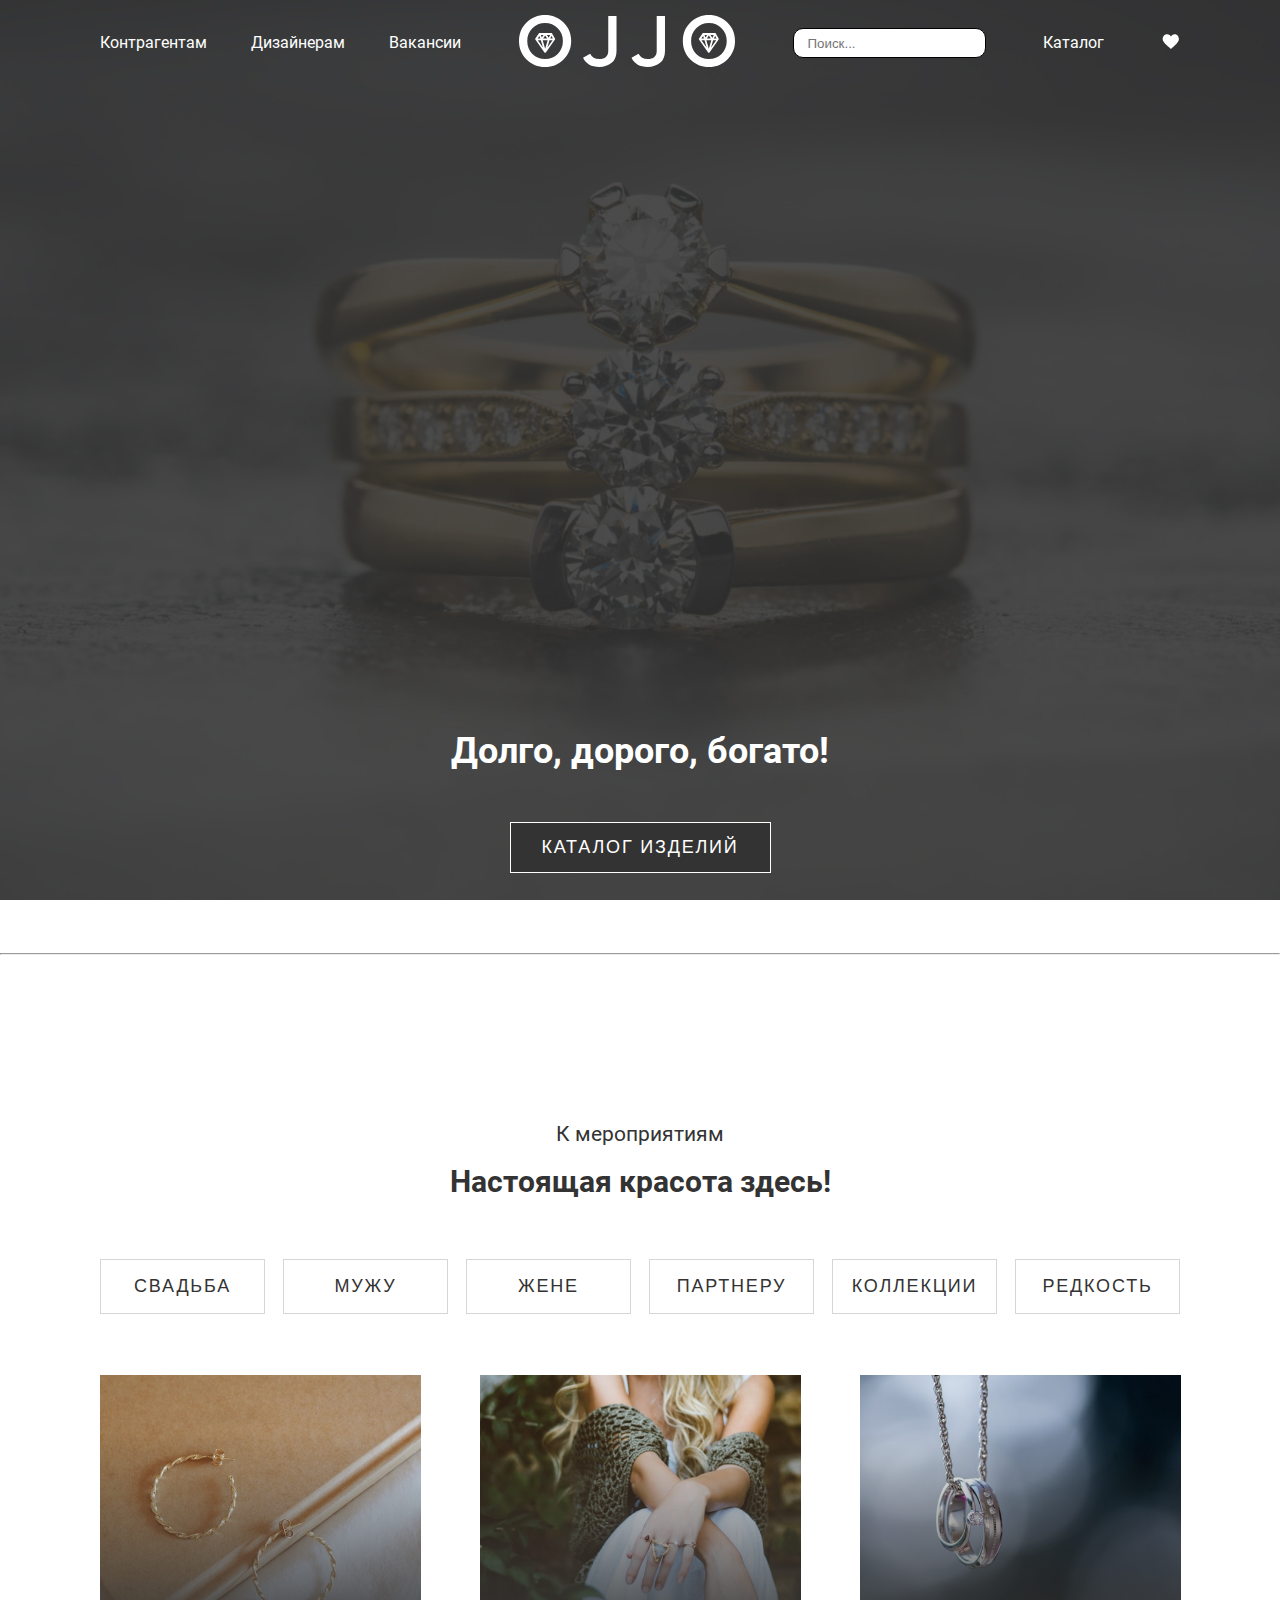
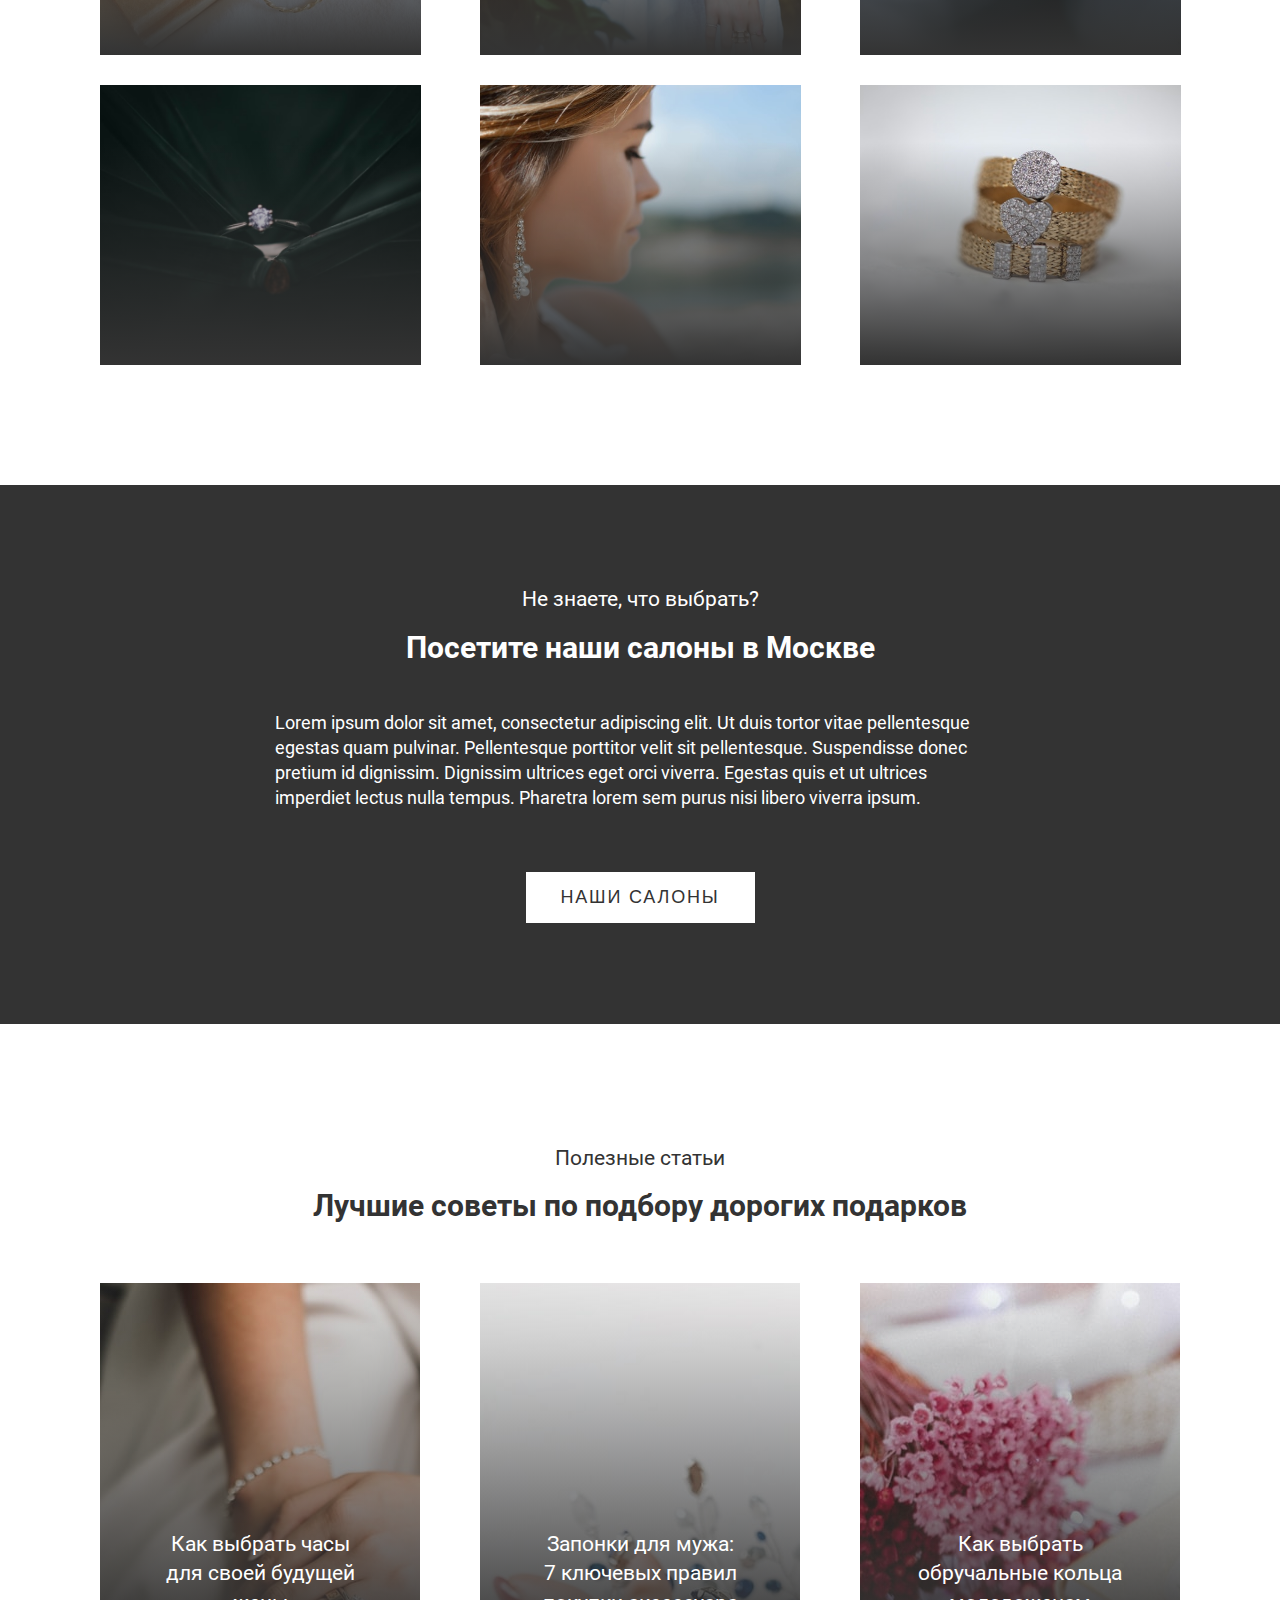
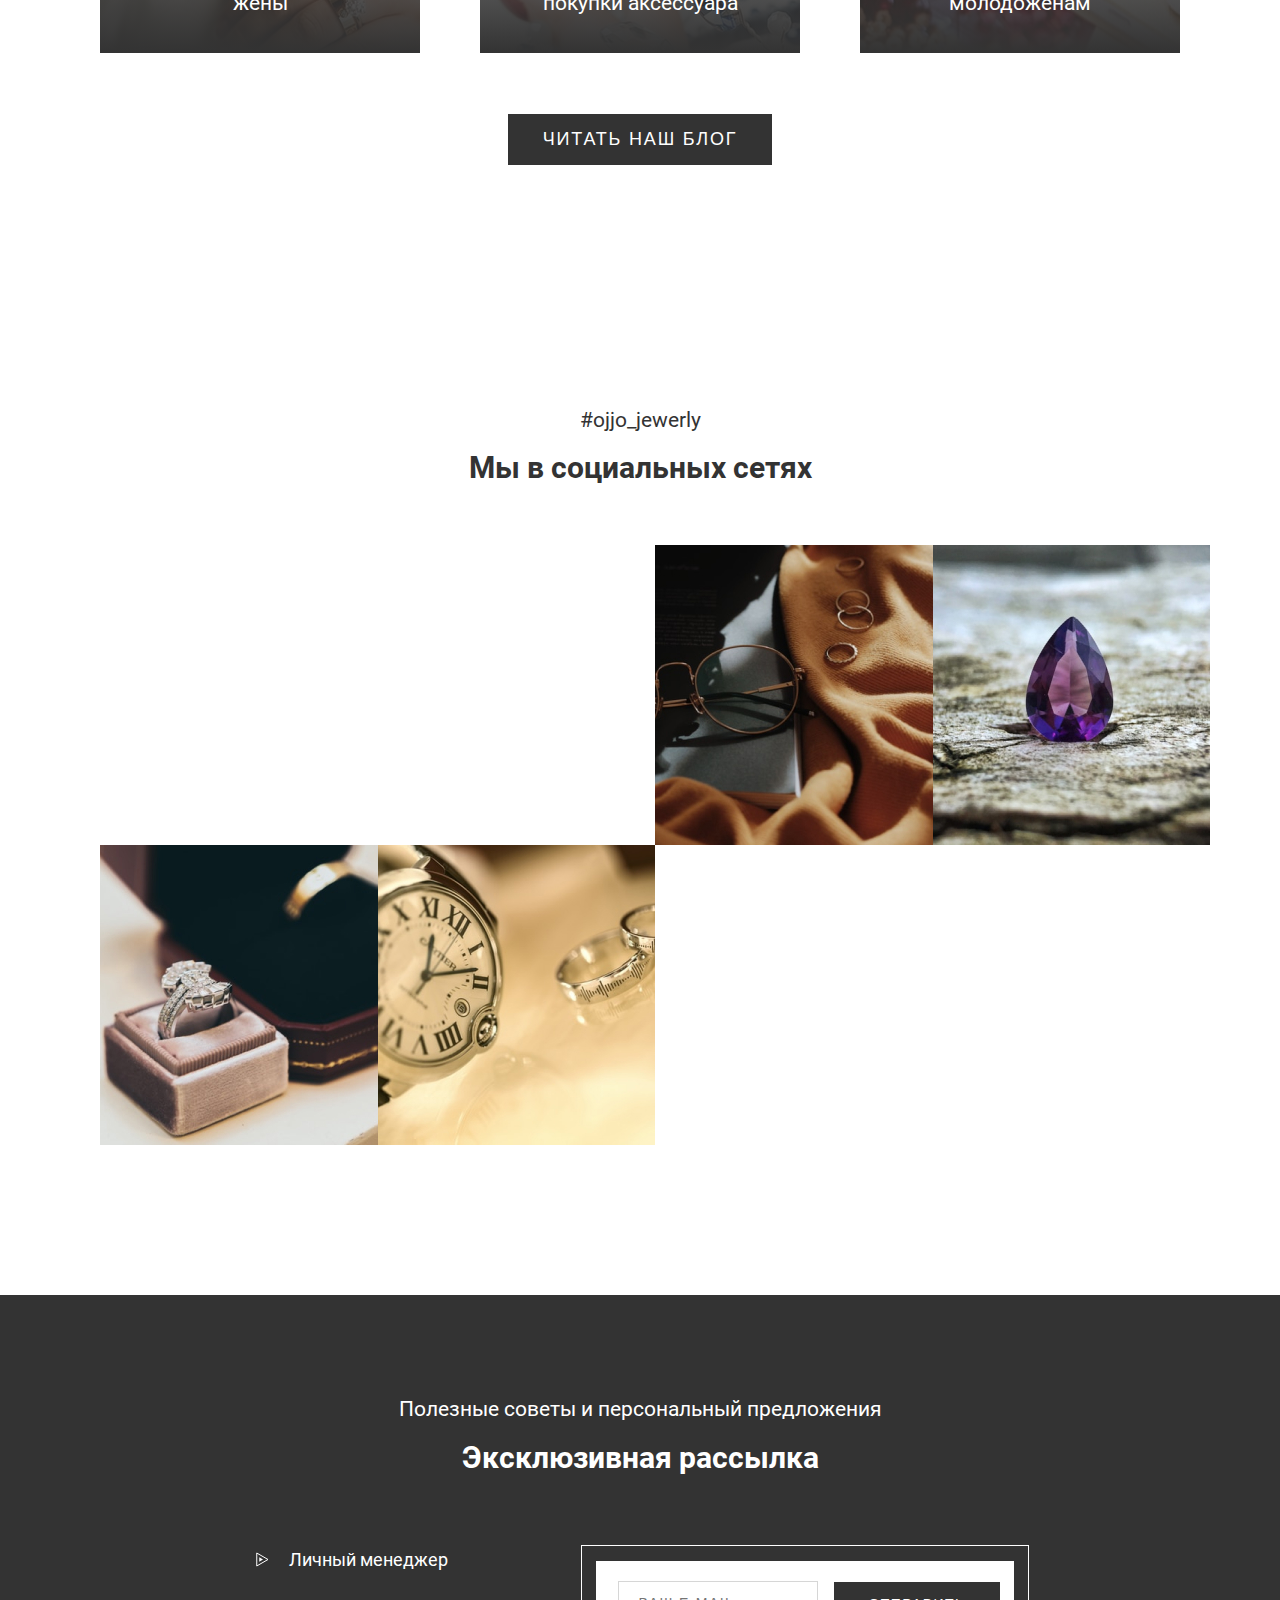
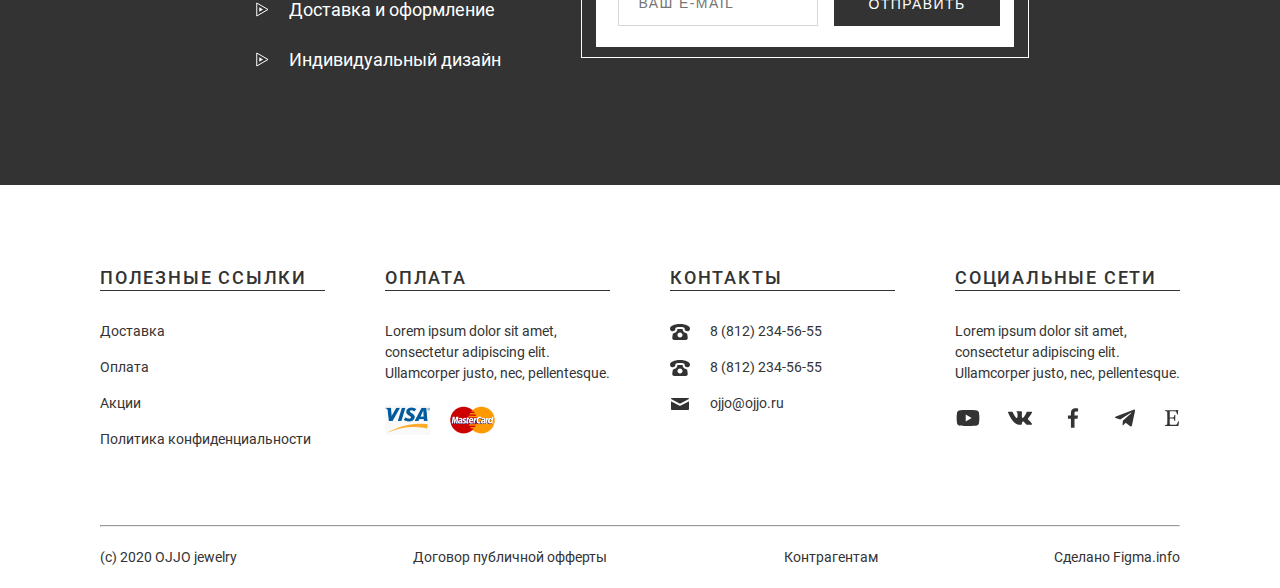
<file: index.html>
<!DOCTYPE html>
<html lang="en">

<head>
  <meta charset="UTF-8" />
  <meta name="viewport" content="width=device-width, initial-scale=1.0" />
  <title>Ojjo</title>
  <link rel="stylesheet" href="./css/style.css" />
</head>

<body>
  <section class="hero">
    <header class="header">
      <div class="container header__container">
        <nav>
          <a class="header__link" href="#place">Контрагентам</a>
          <a class="header__link" href="#present">Дизайнерам</a>
          <a class="header__link" href="#email">Вакансии</a>
        </nav>
        <div>
          <a href="#">
            <svg xmlns="http://www.w3.org/2000/svg" width="216" height="52" viewBox="0 0 216 52" fill="none">
              <path
                d="M44.5497 44.4793C39.5199 49.4931 33.3644 52 26.0832 52C18.8019 52 12.6224 49.4931 7.54471 44.4793C2.5149 39.4178 0 33.258 0 26C0 18.742 2.5149 12.6061 7.54471 7.59229C12.6224 2.53076 18.8019 0 26.0832 0C33.3644 0 39.5199 2.53076 44.5497 7.59229C49.6275 12.6061 52.1663 18.742 52.1663 26C52.1663 33.258 49.6275 39.4178 44.5497 44.4793ZM13.3649 38.8926C16.8139 42.2828 21.0533 43.978 26.0832 43.978C31.113 43.978 35.3284 42.2828 38.7295 38.8926C42.1785 35.4545 43.9031 31.157 43.9031 26C43.9031 20.843 42.1785 16.5693 38.7295 13.1791C35.3284 9.74105 31.113 8.02204 26.0832 8.02204C21.0533 8.02204 16.8139 9.74105 13.3649 13.1791C9.96381 16.5693 8.26326 20.843 8.26326 26C8.26326 31.157 9.96381 35.4545 13.3649 38.8926Z"
                fill="white" />
              <path
                d="M80.2047 52C72.3965 52 67.0074 48.944 64.0375 42.832L71.151 38.6777C72.7797 42.2112 75.8216 43.978 80.2766 43.978C83.1507 43.978 85.3543 43.2856 86.8872 41.9008C88.468 40.4683 89.2584 38.4628 89.2584 35.8843V0.93113H97.5216V35.8843C97.5216 41.0413 95.8929 45.0285 92.6355 47.8457C89.3781 50.6152 85.2345 52 80.2047 52Z"
                fill="white" />
              <path
                d="M128.664 52C120.856 52 115.467 48.944 112.497 42.832L119.611 38.6777C121.239 42.2112 124.281 43.978 128.736 43.978C131.61 43.978 133.814 43.2856 135.347 41.9008C136.928 40.4683 137.718 38.4628 137.718 35.8843V0.93113H145.981V35.8843C145.981 41.0413 144.353 45.0285 141.095 47.8457C137.838 50.6152 133.694 52 128.664 52Z"
                fill="white" />
              <path
                d="M208.383 44.4793C203.354 49.4931 197.198 52 189.917 52C182.636 52 176.456 49.4931 171.378 44.4793C166.349 39.4178 163.834 33.258 163.834 26C163.834 18.742 166.349 12.6061 171.378 7.59229C176.456 2.53076 182.636 0 189.917 0C197.198 0 203.354 2.53076 208.383 7.59229C213.461 12.6061 216 18.742 216 26C216 33.258 213.461 39.4178 208.383 44.4793ZM177.199 38.8926C180.648 42.2828 184.887 43.978 189.917 43.978C194.947 43.978 199.162 42.2828 202.563 38.8926C206.012 35.4545 207.737 31.157 207.737 26C207.737 20.843 206.012 16.5693 202.563 13.1791C199.162 9.74105 194.947 8.02204 189.917 8.02204C184.887 8.02204 180.648 9.74105 177.199 13.1791C173.798 16.5693 172.097 20.843 172.097 26C172.097 31.157 173.798 35.4545 177.199 38.8926Z"
                fill="white" />
              <path
                d="M36.1308 23.933L36.1248 23.8808C36.1137 23.8155 36.0939 23.7524 36.0658 23.6938L33.1246 18.4231C33.1246 18.4231 32.7495 17.9064 32.6604 17.9064H20.1267L16.3574 23.515L16.3128 23.5666L16.3068 23.5909C16.2749 23.6479 16.2488 23.7085 16.2288 23.7718L16.2135 23.8219C16.17 23.9824 16.1721 24.1538 16.2195 24.3129L16.2371 24.3692C16.2608 24.4359 16.2901 24.4968 16.3244 24.5511L25.4373 37.4018L25.4559 37.4313C25.5027 37.4984 25.5598 37.5579 25.6295 37.6121L25.6824 37.6488C25.7344 37.685 25.7887 37.7139 25.8676 37.746L25.9191 37.7651C26.0083 37.7904 26.0858 37.8023 26.1615 37.8023C26.238 37.8023 26.3128 37.7909 26.4135 37.762L26.4753 37.7377C26.5356 37.7139 26.5899 37.6845 26.6554 37.6395L26.6962 37.6111C26.7663 37.5558 26.8225 37.4959 26.8536 37.4488L35.9781 24.5847C36.0588 24.4649 36.1114 24.3246 36.1313 24.1764L36.1382 24.1098L36.1419 24.0571L36.1308 23.933ZM31.238 23.5909L32.5369 20.9745L33.8348 23.5909H31.238ZM30.4591 25.1413H33.5405L28.4045 32.3839L30.4591 25.1413ZM29.6969 22.8065L27.821 19.9735H31.103L29.6969 22.8065ZM23.6882 25.1413H28.6361L26.1615 33.8629L23.6882 25.1413ZM24.1788 23.5909L26.1615 20.5957L28.1441 23.5909H24.1788ZM22.7825 22.5718L21.9228 19.9735H24.5024L22.7825 22.5718ZM23.9193 32.3844L18.7829 25.1413H21.8647L23.9193 32.3844ZM20.4354 20.9926L21.2956 23.5909H18.7156L20.4354 20.9926Z"
                fill="white" />
              <path
                d="M199.799 23.933L199.793 23.8808C199.782 23.8155 199.762 23.7524 199.734 23.6938L196.793 18.4231C196.793 18.4231 196.418 17.9064 196.329 17.9064H183.795L180.026 23.515L179.981 23.5666L179.975 23.5909C179.943 23.6479 179.917 23.7085 179.897 23.7718L179.882 23.8219C179.838 23.9824 179.841 24.1538 179.888 24.3129L179.906 24.3692C179.929 24.4359 179.958 24.4968 179.993 24.5511L189.106 37.4018L189.124 37.4313C189.171 37.4984 189.228 37.5579 189.298 37.6121L189.351 37.6488C189.403 37.685 189.457 37.7139 189.536 37.746L189.588 37.7651C189.677 37.7904 189.754 37.8023 189.83 37.8023C189.906 37.8023 189.981 37.7909 190.082 37.762L190.144 37.7377C190.204 37.7139 190.258 37.6845 190.324 37.6395L190.365 37.6111C190.435 37.5558 190.491 37.4959 190.522 37.4488L199.646 24.5847C199.727 24.4649 199.78 24.3246 199.8 24.1764L199.807 24.1098L199.81 24.0571L199.799 23.933ZM194.906 23.5909L196.205 20.9745L197.503 23.5909H194.906ZM194.127 25.1413H197.209L192.073 32.3839L194.127 25.1413ZM193.365 22.8065L191.489 19.9735H194.771L193.365 22.8065ZM187.357 25.1413H192.305L189.83 33.8629L187.357 25.1413ZM187.847 23.5909L189.83 20.5957L191.812 23.5909H187.847ZM186.451 22.5718L185.591 19.9735H188.171L186.451 22.5718ZM187.588 32.3844L182.451 25.1413H185.533L187.588 32.3844ZM184.104 20.9926L184.964 23.5909H182.384L184.104 20.9926Z"
                fill="white" />
            </svg>
          </a>
        </div>
        <form>
          <input type="text" placeholder="Поиск..." class="header__inp" />
        </form>
        <nav>
          <a class="header__link" href="">Каталог</a>
        </nav>
        <div>
          <svg xmlns="http://www.w3.org/2000/svg" width="18" height="18" viewBox="0 0 18 18" fill="none">
            <path class="header__icon-red"
              d="M8.97342 4.59641C6.21857 0.341121 0.642853 2.65926 0.642853 7.29469C0.642853 10.7755 8.28685 16.2205 8.97342 16.9285C9.66471 16.2205 16.9286 10.7755 16.9286 7.29469C16.9286 2.69441 11.7334 0.341121 8.97342 4.59641Z"
              fill="white" />
          </svg>
        </div>
      </div>
    </header>

    <div class="container">
      <div class="hero__content">
        <h2 class="hero__content-title">Долго, дорого, богато!</h2>
        <form>
          <button class="hero__content-btn">каталог изделий</button>
        </form>
      </div>
    </div>
    <hr />
    <div class="container">
      <div class="hero__icon-flex">
        <div class="hero_icon-border">
          <img src="./img/Rectangle2.svg" alt="icon" />
        </div>
        <div class="hero_icon-border">
          <img src="./img/Rectangle2.svg" alt="icon" />
        </div>
        <div class="hero_icon-border">
          <img src="./img/Rectangle2.svg" alt="icon" />
        </div>
        <div class="hero_icon-border">
          <img src="./img/Rectangle2.svg" alt="icon" />
        </div>
        <div class="hero_icon-border">
          <img src="./img/Rectangle2.svg" alt="icon" />
        </div>
        <div class="hero_icon-border">
          <img src="./img/Rectangle2.svg" alt="icon" />
        </div>
      </div>
    </div>
  </section>

  <section class="catalog">
    <div class="container">
      <div class="catalog__content">
        <p class="catalog__subtitle">К мероприятиям</p>
        <h3 class="catalog__title">Настоящая красота здесь!</h3>
      </div>
      <form class="catalog__choose">
        <button class="catalog__btn">Свадьба</button>
        <button class="catalog__btn">МУЖУ</button>
        <button class="catalog__btn">жене</button>
        <button class="catalog__btn">партнеру</button>
        <button class="catalog__btn">коллекции</button>
        <button class="catalog__btn">редкость</button>
      </form>

      <div class="row">
        <div class="col-4">
          <div class="catalog__card-content catalog__card-flex">
            <p class="card__content-title">Кольца</p>
          </div>
        </div>
        <div class="col-4">
          <div class="catalog__card-content1 catalog__card-flex">
            <p class="card__content-title">серьги</p>
          </div>
        </div>
        <div class="col-4">
          <div class="catalog__card-content2 catalog__card-flex">
            <p class="card__content-title">подвески</p>
          </div>
        </div>
        <div class="col-4">
          <div class="catalog__card-content3 catalog__card-flex">
            <p class="card__content-title">запонки</p>
          </div>
        </div>
        <div class="col-4">
          <div class="catalog__card-content4 catalog__card-flex">
            <p class="card__content-title">браслеты</p>
          </div>
        </div>
        <div class="col-4">
          <div class="catalog__card-content5 catalog__card-flex">
            <p class="card__content-title">часы</p>
          </div>
        </div>
      </div>
    </div>
  </section>

  <section id="place" class="place">
    <div class="container">
      <div class="place__content">
        <p class="place__subtitle">Не знаете, что выбрать?</p>
        <h3 class="place__title">Посетите наши салоны в Москве</h3>
        <p class="place__subtitle-text">
          Lorem ipsum dolor sit amet, consectetur adipiscing elit. Ut duis
          tortor vitae pellentesque egestas quam pulvinar. Pellentesque
          porttitor velit sit pellentesque. Suspendisse donec pretium id
          dignissim. Dignissim ultrices eget orci viverra. Egestas quis et ut
          ultrices imperdiet lectus nulla tempus. Pharetra lorem sem purus
          nisi libero viverra ipsum.
        </p>
        <form>
          <button class="place__btn">наши салоны</button>
        </form>
      </div>
    </div>
  </section>

  <section id="present" class="present">
    <div class="container">
      <div class="present__content">
        <p class="present__subtitle">Полезные статьи</p>
        <h3 class="present__title">
          Лучшие советы по подбору дорогих подарков
        </h3>
      </div>
      <div class="row">
        <div class="col-4">
          <div class="present__card-content catalog__card-flex">
            <p class="present__card-title">
              Как выбрать часы для своей будущей жены
            </p>
          </div>
        </div>
        <div class="col-4">
          <div class="present__card-content1 catalog__card-flex">
            <p class="present__card-title">
              Запонки для мужа: <br />7 ключевых правил покупки аксессуара
            </p>
          </div>
        </div>
        <div class="col-4">
          <div class="present__card-content2 catalog__card-flex">
            <p class="present__card-title">
              Как выбрать обручальные кольца молодоженам
            </p>
          </div>
        </div>
      </div>
      <form class="present__btn-center">
        <button class="present__btn">читать наш блог</button>
      </form>
    </div>
  </section>

  <section class="jewerly">
    <div class="container">
      <div class="jewerly__content">
        <p class="jewerly__subtitle">#ojjo_jewerly</p>
        <h3 class="jewerly__title">Мы в социальных сетях</h3>
      </div>
      <div class="jewerly__img">
        <iframe width="555" height="300" src="https://www.youtube.com/embed/x1KmZIMKsSg"
          title="how to make gold signet ring - how it&#39;s made jewellery" frameborder="0"
          allow="accelerometer; autoplay; clipboard-write; encrypted-media; gyroscope; picture-in-picture; web-share"
          allowfullscreen></iframe>
        <img src="./img/gallery__image.jpg" alt="jewerly">
        <img src="./img/gallery__image (1).jpg" alt="jewerly">
        <img src="./img/gallery__image (2).jpg" alt="jewerly">
        <img src="./img/gallery__image (3).jpg" alt="jewerly">
        <iframe width="555" height="300" src="https://www.youtube.com/embed/BqPoCq4Y0yk"
          title="САМОЕ ДОРОГОЕ УКРАШЕНИЕ, которое я когда-либо создавал" frameborder="0"
          allow="accelerometer; autoplay; clipboard-write; encrypted-media; gyroscope; picture-in-picture; web-share"
          allowfullscreen></iframe>
      </div>
    </div>
  </section>

  <section id="email" class="email">
    <div class="container">
      <div class="email__content">
        <p class="email__subtitle">Полезные советы и персональный предложения</p>
        <h3 class="email__title">Эксклюзивная рассылка</h3>
      </div>
      <div class="d-flex">
        <div class="email__put">
          <div class="d-flex-space">
            <img class="rotate" src="./img/subscribe__icon.svg" alt="icon">
            <p class="email__text">Личный менеджер</p>
          </div>
          <div class="d-flex-space">
            <img class="rotate" src="./img/subscribe__icon.svg" alt="icon">
            <p class="email__text">Доставка и оформление</p>
          </div>
          <div class="d-flex-space">
            <img class="rotate" src="./img/subscribe__icon.svg" alt="icon">
            <p class="email__text">Индивидуальный дизайн</p>
          </div>
        </div>
        <div class="email__border">
          <form class="email__send">
            <input class="email__inp" type="text" placeholder="Ваш e-mail">
            <button class="email__btn">отправить</button>
          </form>
        </div>
      </div>
    </div>
  </section>

  <footer class="footer">
    <div class="container">
      <div class="row">
        <div class="col-3">
          <div class="footer__content">
            <h3 class="footer__title">Полезные ссылки</h3>
            <a class="footer__link footer__margin" href="">Доставка</a>
            <a class="footer__link" href="">Оплата </a>
            <a class="footer__link" href="">Акции</a>
            <a class="footer__link" href="">Политика конфиденциальности</a>

          </div>
        </div>
        <div class="col-3">
          <div class="footer__content">
            <h3 class="footer__title">оплата</h3>
            <p class="footer__subtitle">Lorem ipsum dolor sit amet, consectetur adipiscing elit. Ullamcorper justo, nec,
              pellentesque.</p>
            <div class="footer__paid">
              <img src="./img/visa-icon.png" alt="">
              <img src="./img/mastercard-icon.png" alt="">
            </div>
          </div>
        </div>
        <div class="col-3">
          <div class="footer__content">
            <h3 class="footer__title">контакты</h3>
            <div class="footer__call">
              <div class="footer-flex">
                <img src="./img/phone.svg" alt="">
                <p class="footer__number">8 (812) 234-56-55</p>
              </div>
              <div class="footer-flex">
                <img src="./img/phone.svg" alt="">
                <p class="footer__number">8 (812) 234-56-55</p>
              </div>
              <div class="footer-flex">
                <img src="./img/mail.svg" alt="">
                <p class="footer__number">ojjo@ojjo.ru</p>
              </div>
            </div>
          </div>
        </div>
        <div class="col-3">
          <div class="footer__content">
            <h3 class="footer__title">социальные сети</h3>
            <p class="footer__subtitle">Lorem ipsum dolor sit amet, consectetur adipiscing elit. Ullamcorper justo, nec,
              pellentesque.</p>
            <div class="footer__paid-flex">
              <a href="#"><img src="./img/carbon_logo-youtube.svg" alt=""></a>
              <a href="#"><img src="./img/entypo-social_vk.svg" alt=""></a>
              <a href="#"><img src="./img/bx_bxl-facebook.svg" alt=""></a>
              <a href="#"><img src="./img/bx_bxl-telegram.svg" alt=""></a>
              <a href="#"><img src="./img/simple-icons_etsy.svg" alt=""></a>
            </div>
          </div>
        </div>
      </div>
      <hr class="footer__hr">
      <div class="row">
        <p class="footer__last">(c) 2020 OJJO jewelry</p>
        <p class="footer__last">Договор публичной офферты</p>
        <p class="footer__last">Контрагентам</p>
        <p class="footer__last">Сделано Figma.info</p>
      </div>
    </div>
  </footer>

</body>

</html>
</file>
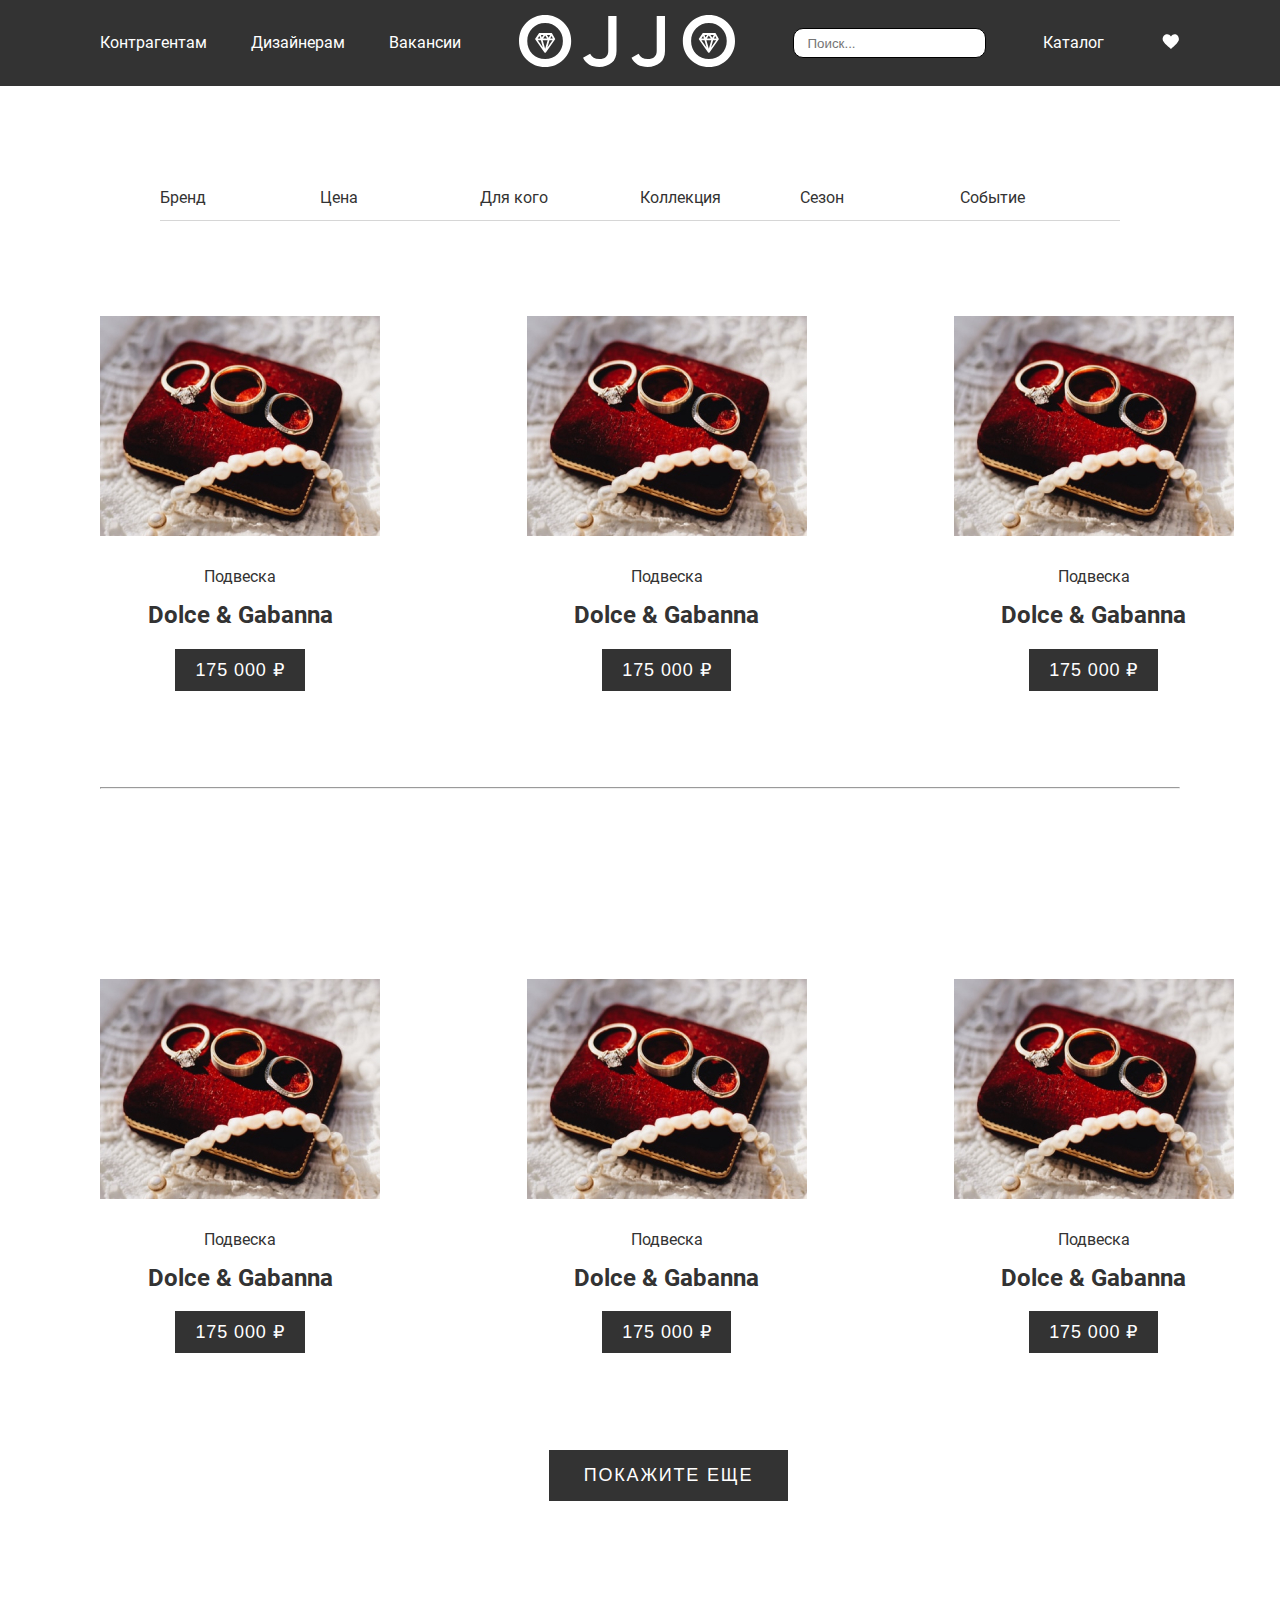
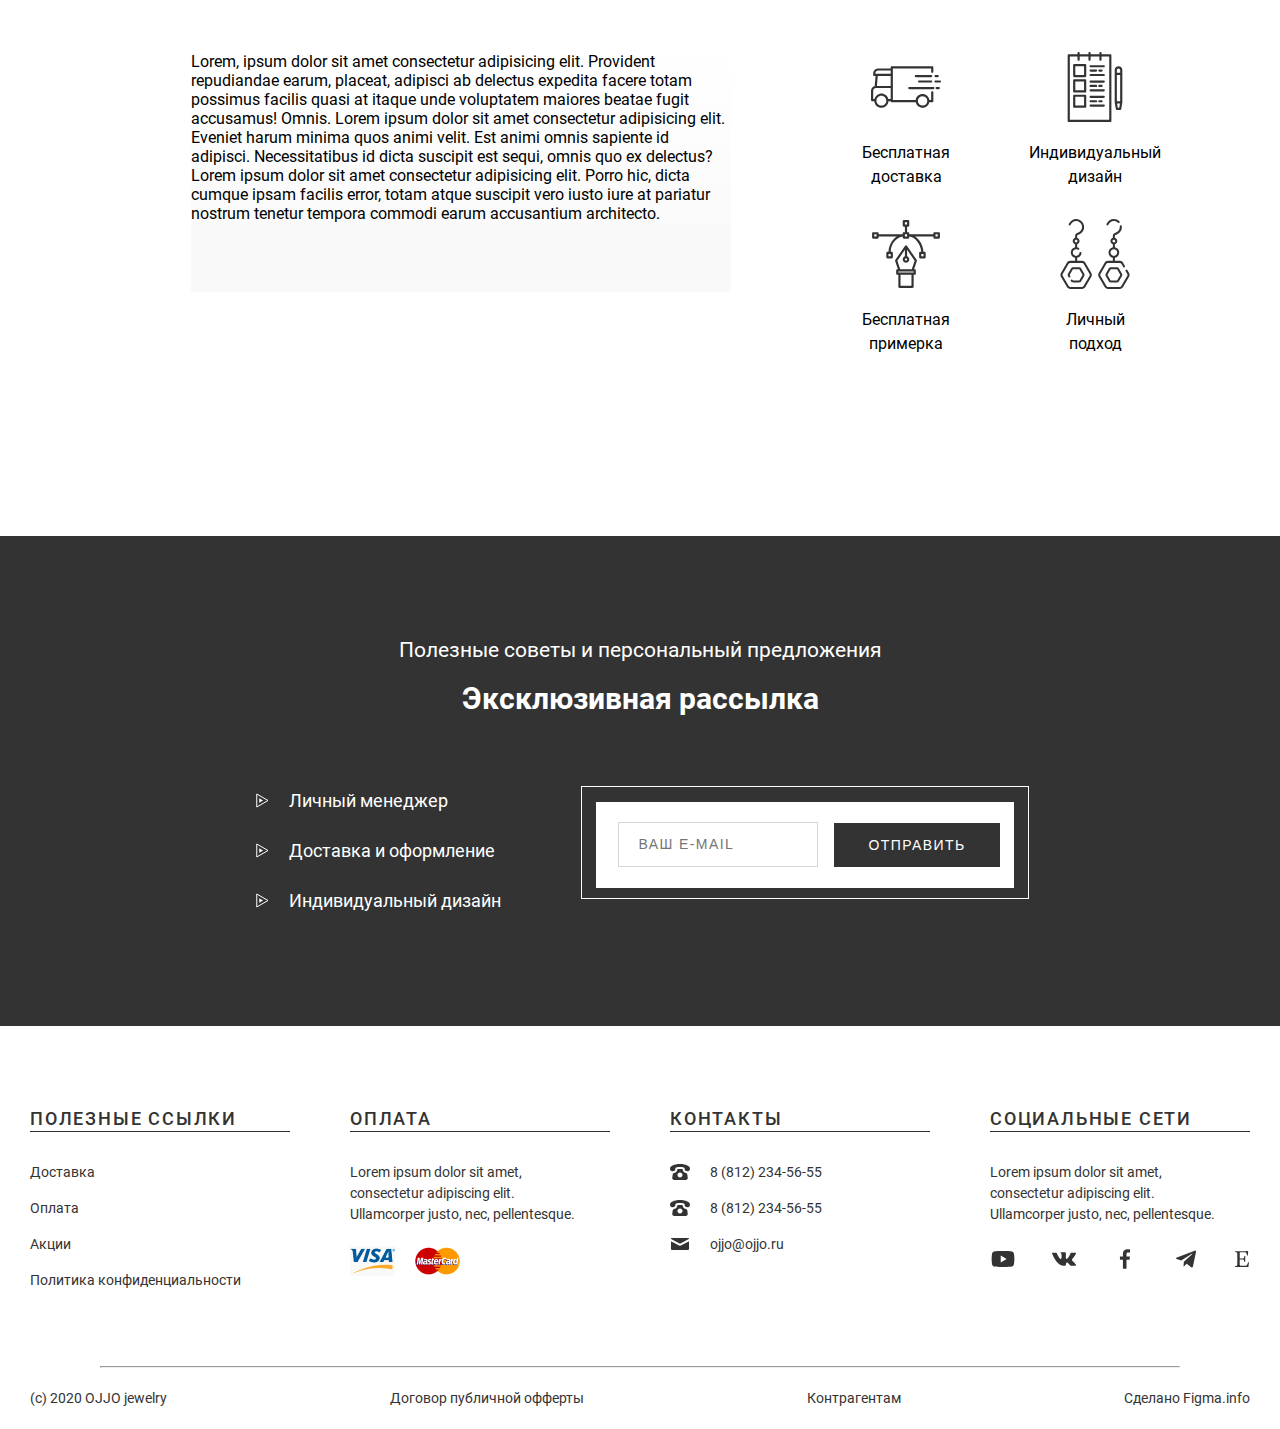
<file: catalog.html>
<!DOCTYPE html>
<html lang="en">

<head>
    <meta charset="UTF-8">
    <meta name="viewport" content="width=device-width, initial-scale=1.0">
    <title>Catalog</title>
    <link rel="stylesheet" href="./css/catalog.css">
</head>

<body>

    <header class="header">
        <div class="container header__container">
            <nav>
                <a class="header__link" href="#place">Контрагентам</a>
                <a class="header__link" href="#present">Дизайнерам</a>
                <a class="header__link" href="#email">Вакансии</a>
            </nav>
            <div>
                <a href="#">
                    <svg xmlns="http://www.w3.org/2000/svg" width="216" height="52" viewBox="0 0 216 52" fill="none">
                        <path
                            d="M44.5497 44.4793C39.5199 49.4931 33.3644 52 26.0832 52C18.8019 52 12.6224 49.4931 7.54471 44.4793C2.5149 39.4178 0 33.258 0 26C0 18.742 2.5149 12.6061 7.54471 7.59229C12.6224 2.53076 18.8019 0 26.0832 0C33.3644 0 39.5199 2.53076 44.5497 7.59229C49.6275 12.6061 52.1663 18.742 52.1663 26C52.1663 33.258 49.6275 39.4178 44.5497 44.4793ZM13.3649 38.8926C16.8139 42.2828 21.0533 43.978 26.0832 43.978C31.113 43.978 35.3284 42.2828 38.7295 38.8926C42.1785 35.4545 43.9031 31.157 43.9031 26C43.9031 20.843 42.1785 16.5693 38.7295 13.1791C35.3284 9.74105 31.113 8.02204 26.0832 8.02204C21.0533 8.02204 16.8139 9.74105 13.3649 13.1791C9.96381 16.5693 8.26326 20.843 8.26326 26C8.26326 31.157 9.96381 35.4545 13.3649 38.8926Z"
                            fill="white" />
                        <path
                            d="M80.2047 52C72.3965 52 67.0074 48.944 64.0375 42.832L71.151 38.6777C72.7797 42.2112 75.8216 43.978 80.2766 43.978C83.1507 43.978 85.3543 43.2856 86.8872 41.9008C88.468 40.4683 89.2584 38.4628 89.2584 35.8843V0.93113H97.5216V35.8843C97.5216 41.0413 95.8929 45.0285 92.6355 47.8457C89.3781 50.6152 85.2345 52 80.2047 52Z"
                            fill="white" />
                        <path
                            d="M128.664 52C120.856 52 115.467 48.944 112.497 42.832L119.611 38.6777C121.239 42.2112 124.281 43.978 128.736 43.978C131.61 43.978 133.814 43.2856 135.347 41.9008C136.928 40.4683 137.718 38.4628 137.718 35.8843V0.93113H145.981V35.8843C145.981 41.0413 144.353 45.0285 141.095 47.8457C137.838 50.6152 133.694 52 128.664 52Z"
                            fill="white" />
                        <path
                            d="M208.383 44.4793C203.354 49.4931 197.198 52 189.917 52C182.636 52 176.456 49.4931 171.378 44.4793C166.349 39.4178 163.834 33.258 163.834 26C163.834 18.742 166.349 12.6061 171.378 7.59229C176.456 2.53076 182.636 0 189.917 0C197.198 0 203.354 2.53076 208.383 7.59229C213.461 12.6061 216 18.742 216 26C216 33.258 213.461 39.4178 208.383 44.4793ZM177.199 38.8926C180.648 42.2828 184.887 43.978 189.917 43.978C194.947 43.978 199.162 42.2828 202.563 38.8926C206.012 35.4545 207.737 31.157 207.737 26C207.737 20.843 206.012 16.5693 202.563 13.1791C199.162 9.74105 194.947 8.02204 189.917 8.02204C184.887 8.02204 180.648 9.74105 177.199 13.1791C173.798 16.5693 172.097 20.843 172.097 26C172.097 31.157 173.798 35.4545 177.199 38.8926Z"
                            fill="white" />
                        <path
                            d="M36.1308 23.933L36.1248 23.8808C36.1137 23.8155 36.0939 23.7524 36.0658 23.6938L33.1246 18.4231C33.1246 18.4231 32.7495 17.9064 32.6604 17.9064H20.1267L16.3574 23.515L16.3128 23.5666L16.3068 23.5909C16.2749 23.6479 16.2488 23.7085 16.2288 23.7718L16.2135 23.8219C16.17 23.9824 16.1721 24.1538 16.2195 24.3129L16.2371 24.3692C16.2608 24.4359 16.2901 24.4968 16.3244 24.5511L25.4373 37.4018L25.4559 37.4313C25.5027 37.4984 25.5598 37.5579 25.6295 37.6121L25.6824 37.6488C25.7344 37.685 25.7887 37.7139 25.8676 37.746L25.9191 37.7651C26.0083 37.7904 26.0858 37.8023 26.1615 37.8023C26.238 37.8023 26.3128 37.7909 26.4135 37.762L26.4753 37.7377C26.5356 37.7139 26.5899 37.6845 26.6554 37.6395L26.6962 37.6111C26.7663 37.5558 26.8225 37.4959 26.8536 37.4488L35.9781 24.5847C36.0588 24.4649 36.1114 24.3246 36.1313 24.1764L36.1382 24.1098L36.1419 24.0571L36.1308 23.933ZM31.238 23.5909L32.5369 20.9745L33.8348 23.5909H31.238ZM30.4591 25.1413H33.5405L28.4045 32.3839L30.4591 25.1413ZM29.6969 22.8065L27.821 19.9735H31.103L29.6969 22.8065ZM23.6882 25.1413H28.6361L26.1615 33.8629L23.6882 25.1413ZM24.1788 23.5909L26.1615 20.5957L28.1441 23.5909H24.1788ZM22.7825 22.5718L21.9228 19.9735H24.5024L22.7825 22.5718ZM23.9193 32.3844L18.7829 25.1413H21.8647L23.9193 32.3844ZM20.4354 20.9926L21.2956 23.5909H18.7156L20.4354 20.9926Z"
                            fill="white" />
                        <path
                            d="M199.799 23.933L199.793 23.8808C199.782 23.8155 199.762 23.7524 199.734 23.6938L196.793 18.4231C196.793 18.4231 196.418 17.9064 196.329 17.9064H183.795L180.026 23.515L179.981 23.5666L179.975 23.5909C179.943 23.6479 179.917 23.7085 179.897 23.7718L179.882 23.8219C179.838 23.9824 179.841 24.1538 179.888 24.3129L179.906 24.3692C179.929 24.4359 179.958 24.4968 179.993 24.5511L189.106 37.4018L189.124 37.4313C189.171 37.4984 189.228 37.5579 189.298 37.6121L189.351 37.6488C189.403 37.685 189.457 37.7139 189.536 37.746L189.588 37.7651C189.677 37.7904 189.754 37.8023 189.83 37.8023C189.906 37.8023 189.981 37.7909 190.082 37.762L190.144 37.7377C190.204 37.7139 190.258 37.6845 190.324 37.6395L190.365 37.6111C190.435 37.5558 190.491 37.4959 190.522 37.4488L199.646 24.5847C199.727 24.4649 199.78 24.3246 199.8 24.1764L199.807 24.1098L199.81 24.0571L199.799 23.933ZM194.906 23.5909L196.205 20.9745L197.503 23.5909H194.906ZM194.127 25.1413H197.209L192.073 32.3839L194.127 25.1413ZM193.365 22.8065L191.489 19.9735H194.771L193.365 22.8065ZM187.357 25.1413H192.305L189.83 33.8629L187.357 25.1413ZM187.847 23.5909L189.83 20.5957L191.812 23.5909H187.847ZM186.451 22.5718L185.591 19.9735H188.171L186.451 22.5718ZM187.588 32.3844L182.451 25.1413H185.533L187.588 32.3844ZM184.104 20.9926L184.964 23.5909H182.384L184.104 20.9926Z"
                            fill="white" />
                    </svg>
                </a>
            </div>
            <form>
                <input type="text" placeholder="Поиск..." class="header__inp" />
            </form>
            <nav>
                <a class="header__link" href="">Каталог</a>
            </nav>
            <div>
                <svg xmlns="http://www.w3.org/2000/svg" width="18" height="18" viewBox="0 0 18 18" fill="none">
                    <path class="header__icon-red"
                        d="M8.97342 4.59641C6.21857 0.341121 0.642853 2.65926 0.642853 7.29469C0.642853 10.7755 8.28685 16.2205 8.97342 16.9285C9.66471 16.2205 16.9286 10.7755 16.9286 7.29469C16.9286 2.69441 11.7334 0.341121 8.97342 4.59641Z"
                        fill="white" />
                </svg>
            </div>
        </div>
    </header>

    <section class="hero">
        <div class="container">
            <div class="d-flex">
                <p class="hero__title">Бренд</p>
                <p class="hero__title">Цена</p>
                <p class="hero__title">Для кого</p>
                <p class="hero__title">Коллекция </p>
                <p class="hero__title">Сезон</p>
                <p class="hero__title">Событие</p>
            </div>
            <div class="row">
                <div class="col-4">
                    <div class="hero__card-content">
                        <img src="./img/hero__card.jpg" alt="card">
                        <p class="hero__card-subtitle">Подвеска</p>
                        <p class="hero__card-title">Dolce & Gabanna</p>
                        <form>
                            <button class="card__btn">175 000 ₽</button>
                        </form>
                    </div>
                </div>
                <div class="col-4">
                    <div class="hero__card-content">
                        <img src="./img/hero__card.jpg" alt="card">
                        <p class="hero__card-subtitle">Подвеска</p>
                        <p class="hero__card-title">Dolce & Gabanna</p>
                        <form>
                            <button class="card__btn">175 000 ₽</button>
                        </form>
                    </div>
                </div>
                <div class="col-4">
                    <div class="hero__card-content">
                        <img src="./img/hero__card.jpg" alt="card">
                        <p class="hero__card-subtitle">Подвеска</p>
                        <p class="hero__card-title">Dolce & Gabanna</p>
                        <form>
                            <button class="card__btn">175 000 ₽</button>
                        </form>
                    </div>
                </div>
            </div>
            <hr class="hero__hr">
            <div class="row">
                <div class="col-4">
                    <div class="hero__card-content">
                        <img src="./img/hero__card.jpg" alt="card">
                        <p class="hero__card-subtitle">Подвеска</p>
                        <p class="hero__card-title">Dolce & Gabanna</p>
                        <form>
                            <button class="card__btn">175 000 ₽</button>
                        </form>
                    </div>
                </div>
                <div class="col-4">
                    <div class="hero__card-content">
                        <img src="./img/hero__card.jpg" alt="card">
                        <p class="hero__card-subtitle">Подвеска</p>
                        <p class="hero__card-title">Dolce & Gabanna</p>
                        <form>
                            <button class="card__btn">175 000 ₽</button>
                        </form>
                    </div>
                </div>
                <div class="col-4">
                    <div class="hero__card-content">
                        <img src="./img/hero__card.jpg" alt="card">
                        <p class="hero__card-subtitle">Подвеска</p>
                        <p class="hero__card-title">Dolce & Gabanna</p>
                        <form>
                            <button class="card__btn">175 000 ₽</button>
                        </form>
                    </div>
                </div>
            </div>
            <form class="hero__form">
                <button class="hero__form-btn">покажите еще</button>
            </form>
            <div class="hero__d-flex">
                <div class="hero__text-left">
                    <p class="hero__text-subtitle">Lorem, ipsum dolor sit amet consectetur adipisicing elit. Provident
                        repudiandae earum, placeat, adipisci ab delectus expedita facere totam possimus facilis quasi at
                        itaque unde voluptatem maiores beatae fugit accusamus! Omnis. Lorem ipsum dolor sit amet
                        consectetur adipisicing elit. Eveniet harum minima quos animi velit. Est animi omnis sapiente id
                        adipisci. Necessitatibus id dicta suscipit est sequi, omnis quo ex delectus? Lorem ipsum dolor
                        sit amet consectetur adipisicing elit. Porro hic, dicta cumque ipsam facilis error, totam atque
                        suscipit vero iusto iure at pariatur nostrum tenetur tempora commodi earum accusantium
                        architecto.</p>
                </div>
                <div class="row">
                    <div class="col-6">
                        <div class="hero__card-center">
                            <img src="./img/delivery.svg" alt="icon">
                            <p class="hero__text">Бесплатная<br>доставка</p>
                        </div>
                    </div>
                    <div class="col-6">
                        <div class="hero__card-center">
                            <img src="./img/list.svg" alt="icon">
                            <p class="hero__text">Индивидуальный<br>дизайн</p>
                        </div>
                    </div>
                    <div class="col-6">
                        <div class="hero__card-center">
                            <img src="./img/ribbon-design.svg" alt="icon">
                            <p class="hero__text">Бесплатная<br>примерка</p>
                        </div>
                    </div>
                    <div class="col-6">
                        <div class="hero__card-center">
                            <img src="./img/jewelry.svg" alt="icon">
                            <p class="hero__text">Личный<br>подход</p>
                        </div>
                    </div>
                </div>
            </div>
        </div>
    </section>

    <section id="email" class="email">
        <div class="container">
          <div class="email__content">
            <p class="email__subtitle">Полезные советы и персональный предложения</p>
            <h3 class="email__title">Эксклюзивная рассылка</h3>
          </div>
          <div class="d-flex">
            <div class="email__put">
              <div class="d-flex-space">
                <img class="rotate" src="./img/subscribe__icon.svg" alt="icon">
                <p class="email__text">Личный менеджер</p>
              </div>
              <div class="d-flex-space">
                <img class="rotate" src="./img/subscribe__icon.svg" alt="icon">
                <p class="email__text">Доставка и оформление</p>
              </div>
              <div class="d-flex-space">
                <img class="rotate" src="./img/subscribe__icon.svg" alt="icon">
                <p class="email__text">Индивидуальный дизайн</p>
              </div>
            </div>
            <div class="email__border">
              <form class="email__send">
                <input class="email__inp" type="text" placeholder="Ваш e-mail">
                <button class="email__btn">отправить</button>
              </form>
            </div>
          </div>
        </div>
      </section>
    
      <footer class="footer">
        <div class="container">
          <div class="row">
            <div class="col-3">
              <div class="footer__content">
                <h3 class="footer__title">Полезные ссылки</h3>
                <a class="footer__link footer__margin" href="">Доставка</a>
                <a class="footer__link" href="">Оплата </a>
                <a class="footer__link" href="">Акции</a>
                <a class="footer__link" href="">Политика конфиденциальности</a>
    
              </div>
            </div>
            <div class="col-3">
              <div class="footer__content">
                <h3 class="footer__title">оплата</h3>
                <p class="footer__subtitle">Lorem ipsum dolor sit amet, consectetur adipiscing elit. Ullamcorper justo, nec,
                  pellentesque.</p>
                <div class="footer__paid">
                  <img src="./img/visa-icon.png" alt="">
                  <img src="./img/mastercard-icon.png" alt="">
                </div>
              </div>
            </div>
            <div class="col-3">
              <div class="footer__content">
                <h3 class="footer__title">контакты</h3>
                <div class="footer__call">
                  <div class="footer-flex">
                    <img src="./img/phone.svg" alt="">
                    <p class="footer__number">8 (812) 234-56-55</p>
                  </div>
                  <div class="footer-flex">
                    <img src="./img/phone.svg" alt="">
                    <p class="footer__number">8 (812) 234-56-55</p>
                  </div>
                  <div class="footer-flex">
                    <img src="./img/mail.svg" alt="">
                    <p class="footer__number">ojjo@ojjo.ru</p>
                  </div>
                </div>
              </div>
            </div>
            <div class="col-3">
              <div class="footer__content">
                <h3 class="footer__title">социальные сети</h3>
                <p class="footer__subtitle">Lorem ipsum dolor sit amet, consectetur adipiscing elit. Ullamcorper justo, nec,
                  pellentesque.</p>
                <div class="footer__paid-flex">
                  <a href="#"><img src="./img/carbon_logo-youtube.svg" alt=""></a>
                  <a href="#"><img src="./img/entypo-social_vk.svg" alt=""></a>
                  <a href="#"><img src="./img/bx_bxl-facebook.svg" alt=""></a>
                  <a href="#"><img src="./img/bx_bxl-telegram.svg" alt=""></a>
                  <a href="#"><img src="./img/simple-icons_etsy.svg" alt=""></a>
                </div>
              </div>
            </div>
          </div>
          <hr class="footer__hr">
          <div class="row">
            <p class="footer__last">(c) 2020 OJJO jewelry</p>
            <p class="footer__last">Договор публичной офферты</p>
            <p class="footer__last">Контрагентам</p>
            <p class="footer__last">Сделано Figma.info</p>
          </div>
        </div>
      </footer>

</body>

</html>
</file>
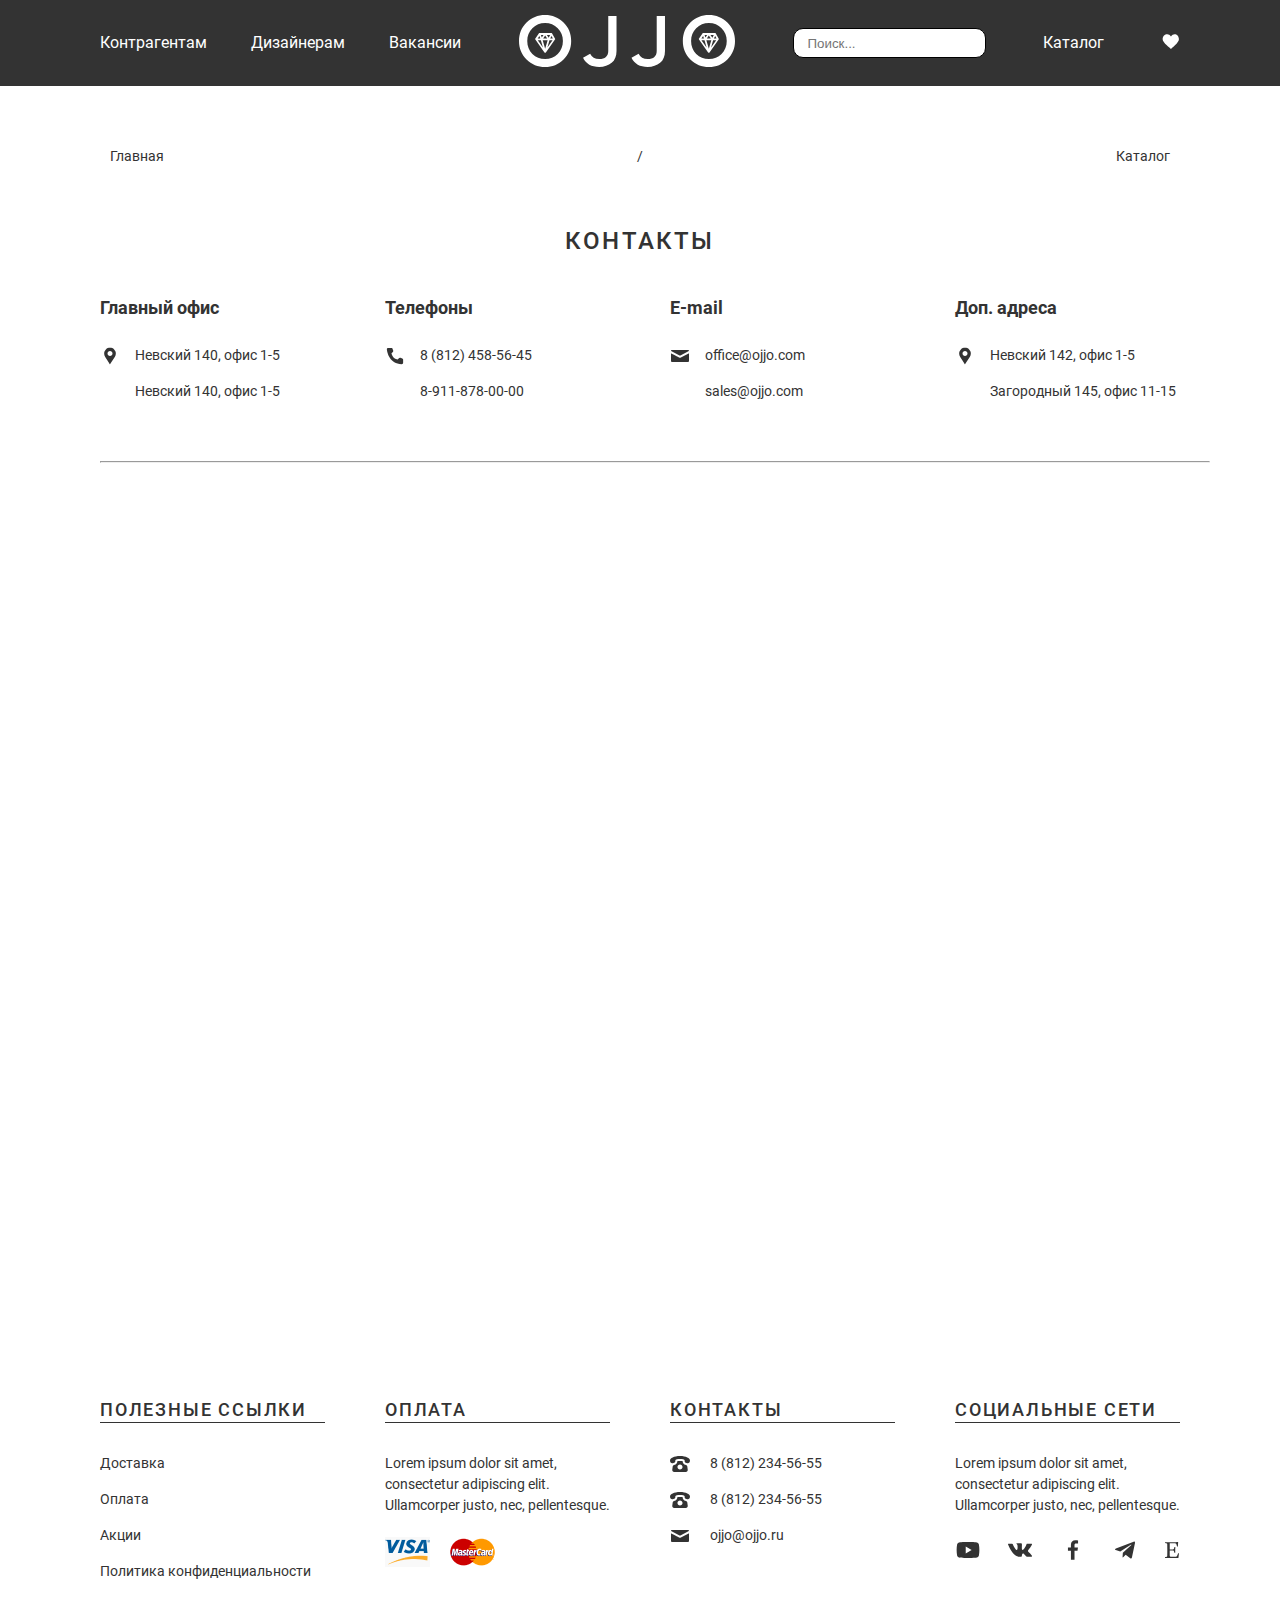
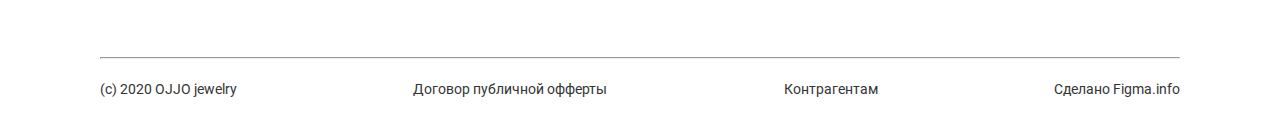
<file: contacts.html>
<!DOCTYPE html>
<html lang="en">

<head>
    <meta charset="UTF-8">
    <meta name="viewport" content="width=device-width, initial-scale=1.0">
    <title>Contacts</title>
    <link rel="stylesheet" href="./css/contacts.css">
</head>

<body>
    <header class="header">
        <div class="container header__container">
            <nav>
                <a class="header__link" href="#place">Контрагентам</a>
                <a class="header__link" href="#present">Дизайнерам</a>
                <a class="header__link" href="#email">Вакансии</a>
            </nav>
            <div>
                <a href="#">
                    <svg xmlns="http://www.w3.org/2000/svg" width="216" height="52" viewBox="0 0 216 52" fill="none">
                        <path
                            d="M44.5497 44.4793C39.5199 49.4931 33.3644 52 26.0832 52C18.8019 52 12.6224 49.4931 7.54471 44.4793C2.5149 39.4178 0 33.258 0 26C0 18.742 2.5149 12.6061 7.54471 7.59229C12.6224 2.53076 18.8019 0 26.0832 0C33.3644 0 39.5199 2.53076 44.5497 7.59229C49.6275 12.6061 52.1663 18.742 52.1663 26C52.1663 33.258 49.6275 39.4178 44.5497 44.4793ZM13.3649 38.8926C16.8139 42.2828 21.0533 43.978 26.0832 43.978C31.113 43.978 35.3284 42.2828 38.7295 38.8926C42.1785 35.4545 43.9031 31.157 43.9031 26C43.9031 20.843 42.1785 16.5693 38.7295 13.1791C35.3284 9.74105 31.113 8.02204 26.0832 8.02204C21.0533 8.02204 16.8139 9.74105 13.3649 13.1791C9.96381 16.5693 8.26326 20.843 8.26326 26C8.26326 31.157 9.96381 35.4545 13.3649 38.8926Z"
                            fill="white" />
                        <path
                            d="M80.2047 52C72.3965 52 67.0074 48.944 64.0375 42.832L71.151 38.6777C72.7797 42.2112 75.8216 43.978 80.2766 43.978C83.1507 43.978 85.3543 43.2856 86.8872 41.9008C88.468 40.4683 89.2584 38.4628 89.2584 35.8843V0.93113H97.5216V35.8843C97.5216 41.0413 95.8929 45.0285 92.6355 47.8457C89.3781 50.6152 85.2345 52 80.2047 52Z"
                            fill="white" />
                        <path
                            d="M128.664 52C120.856 52 115.467 48.944 112.497 42.832L119.611 38.6777C121.239 42.2112 124.281 43.978 128.736 43.978C131.61 43.978 133.814 43.2856 135.347 41.9008C136.928 40.4683 137.718 38.4628 137.718 35.8843V0.93113H145.981V35.8843C145.981 41.0413 144.353 45.0285 141.095 47.8457C137.838 50.6152 133.694 52 128.664 52Z"
                            fill="white" />
                        <path
                            d="M208.383 44.4793C203.354 49.4931 197.198 52 189.917 52C182.636 52 176.456 49.4931 171.378 44.4793C166.349 39.4178 163.834 33.258 163.834 26C163.834 18.742 166.349 12.6061 171.378 7.59229C176.456 2.53076 182.636 0 189.917 0C197.198 0 203.354 2.53076 208.383 7.59229C213.461 12.6061 216 18.742 216 26C216 33.258 213.461 39.4178 208.383 44.4793ZM177.199 38.8926C180.648 42.2828 184.887 43.978 189.917 43.978C194.947 43.978 199.162 42.2828 202.563 38.8926C206.012 35.4545 207.737 31.157 207.737 26C207.737 20.843 206.012 16.5693 202.563 13.1791C199.162 9.74105 194.947 8.02204 189.917 8.02204C184.887 8.02204 180.648 9.74105 177.199 13.1791C173.798 16.5693 172.097 20.843 172.097 26C172.097 31.157 173.798 35.4545 177.199 38.8926Z"
                            fill="white" />
                        <path
                            d="M36.1308 23.933L36.1248 23.8808C36.1137 23.8155 36.0939 23.7524 36.0658 23.6938L33.1246 18.4231C33.1246 18.4231 32.7495 17.9064 32.6604 17.9064H20.1267L16.3574 23.515L16.3128 23.5666L16.3068 23.5909C16.2749 23.6479 16.2488 23.7085 16.2288 23.7718L16.2135 23.8219C16.17 23.9824 16.1721 24.1538 16.2195 24.3129L16.2371 24.3692C16.2608 24.4359 16.2901 24.4968 16.3244 24.5511L25.4373 37.4018L25.4559 37.4313C25.5027 37.4984 25.5598 37.5579 25.6295 37.6121L25.6824 37.6488C25.7344 37.685 25.7887 37.7139 25.8676 37.746L25.9191 37.7651C26.0083 37.7904 26.0858 37.8023 26.1615 37.8023C26.238 37.8023 26.3128 37.7909 26.4135 37.762L26.4753 37.7377C26.5356 37.7139 26.5899 37.6845 26.6554 37.6395L26.6962 37.6111C26.7663 37.5558 26.8225 37.4959 26.8536 37.4488L35.9781 24.5847C36.0588 24.4649 36.1114 24.3246 36.1313 24.1764L36.1382 24.1098L36.1419 24.0571L36.1308 23.933ZM31.238 23.5909L32.5369 20.9745L33.8348 23.5909H31.238ZM30.4591 25.1413H33.5405L28.4045 32.3839L30.4591 25.1413ZM29.6969 22.8065L27.821 19.9735H31.103L29.6969 22.8065ZM23.6882 25.1413H28.6361L26.1615 33.8629L23.6882 25.1413ZM24.1788 23.5909L26.1615 20.5957L28.1441 23.5909H24.1788ZM22.7825 22.5718L21.9228 19.9735H24.5024L22.7825 22.5718ZM23.9193 32.3844L18.7829 25.1413H21.8647L23.9193 32.3844ZM20.4354 20.9926L21.2956 23.5909H18.7156L20.4354 20.9926Z"
                            fill="white" />
                        <path
                            d="M199.799 23.933L199.793 23.8808C199.782 23.8155 199.762 23.7524 199.734 23.6938L196.793 18.4231C196.793 18.4231 196.418 17.9064 196.329 17.9064H183.795L180.026 23.515L179.981 23.5666L179.975 23.5909C179.943 23.6479 179.917 23.7085 179.897 23.7718L179.882 23.8219C179.838 23.9824 179.841 24.1538 179.888 24.3129L179.906 24.3692C179.929 24.4359 179.958 24.4968 179.993 24.5511L189.106 37.4018L189.124 37.4313C189.171 37.4984 189.228 37.5579 189.298 37.6121L189.351 37.6488C189.403 37.685 189.457 37.7139 189.536 37.746L189.588 37.7651C189.677 37.7904 189.754 37.8023 189.83 37.8023C189.906 37.8023 189.981 37.7909 190.082 37.762L190.144 37.7377C190.204 37.7139 190.258 37.6845 190.324 37.6395L190.365 37.6111C190.435 37.5558 190.491 37.4959 190.522 37.4488L199.646 24.5847C199.727 24.4649 199.78 24.3246 199.8 24.1764L199.807 24.1098L199.81 24.0571L199.799 23.933ZM194.906 23.5909L196.205 20.9745L197.503 23.5909H194.906ZM194.127 25.1413H197.209L192.073 32.3839L194.127 25.1413ZM193.365 22.8065L191.489 19.9735H194.771L193.365 22.8065ZM187.357 25.1413H192.305L189.83 33.8629L187.357 25.1413ZM187.847 23.5909L189.83 20.5957L191.812 23.5909H187.847ZM186.451 22.5718L185.591 19.9735H188.171L186.451 22.5718ZM187.588 32.3844L182.451 25.1413H185.533L187.588 32.3844ZM184.104 20.9926L184.964 23.5909H182.384L184.104 20.9926Z"
                            fill="white" />
                    </svg>
                </a>
            </div>
            <form>
                <input type="text" placeholder="Поиск..." class="header__inp" />
            </form>
            <nav>
                <a class="header__link" href="">Каталог</a>
            </nav>
            <div>
                <svg xmlns="http://www.w3.org/2000/svg" width="18" height="18" viewBox="0 0 18 18" fill="none">
                    <path class="header__icon-red"
                        d="M8.97342 4.59641C6.21857 0.341121 0.642853 2.65926 0.642853 7.29469C0.642853 10.7755 8.28685 16.2205 8.97342 16.9285C9.66471 16.2205 16.9286 10.7755 16.9286 7.29469C16.9286 2.69441 11.7334 0.341121 8.97342 4.59641Z"
                        fill="white" />
                </svg>
            </div>
        </div>
    </header>
    <section class="hero">
        <div class="container">
            <div class="d-flex">
                <p class="hero__contact-subtitle">Главная</p>
                <p class="hero__contact-subtitle">/</p>
                <p class="hero__contact-subtitle">Каталог</p>
            </div>
            <h3 class="hero__header-title">контакты</h3>
            <div class="row">
                <div class="col-3">
                    <div class="hero__content">
                        <h3 class="hero__title">Главный офис</h3>
                        <div class="hero-flex">
                            <img src="./img/gridicons_location.svg" alt="icon">
                            <p class="hero__subtitle">Невский 140, офис 1-5</p>
                        </div>
                        <p class="hero__subtitle">Невский 140, офис 1-5</p>
                    </div>
                </div>
                <div class="col-3">
                    <div class="hero__content">
                        <h3 class="hero__title">Телефоны</h3>
                        <div class="hero-flex">
                            <img src="./img/carbon_phone-filled.svg" alt="icon">
                            <p class="hero__subtitle">8 (812) 458-56-45</p>
                        </div>
                        <p class="hero__subtitle">8-911-878-00-00</p>
                    </div>
                </div>
                <div class="col-3">
                    <div class="hero__content">
                        <h3 class="hero__title">E-mail</h3>
                        <div class="hero-flex">
                            <img src="./img/mail.svg" alt="icon">
                            <p class="hero__subtitle">office@ojjo.com</p>
                        </div>
                        <p class="hero__subtitle">sales@ojjo.com</p>
                    </div>
                </div>
                <div class="col-3">
                    <div class="hero__content">
                        <h3 class="hero__title">Доп. адреса</h3>
                        <div class="hero-flex">
                            <img src="./img/gridicons_location.svg" alt="icon">
                            <p class="hero__subtitle">Невский 142, офис 1-5</p>
                        </div>
                        <p class="hero__subtitle">Загородный 145, офис 11-15</p>
                    </div>
                </div>
            </div>
            <hr class="hero__hr">
            <iframe
                src="https://www.google.com/maps/embed?pb=!1m10!1m8!1m3!1d382926.6665676342!2d34.79047906844847!3d50.91191439271021!3m2!1i1024!2i768!4f13.1!5e0!3m2!1sru!2saz!4v1698414126881!5m2!1sru!2saz"
                width="1110" height="750" style="border:0;" allowfullscreen="" loading="lazy"
                referrerpolicy="no-referrer-when-downgrade"></iframe>
        </div>
    </section>

    <footer class="footer">
        <div class="container">
            <div class="row">
                <div class="col-3">
                    <div class="footer__content">
                        <h3 class="footer__title">Полезные ссылки</h3>
                        <a class="footer__link footer__margin" href="">Доставка</a>
                        <a class="footer__link" href="">Оплата </a>
                        <a class="footer__link" href="">Акции</a>
                        <a class="footer__link" href="">Политика конфиденциальности</a>

                    </div>
                </div>
                <div class="col-3">
                    <div class="footer__content">
                        <h3 class="footer__title">оплата</h3>
                        <p class="footer__subtitle">Lorem ipsum dolor sit amet, consectetur adipiscing elit. Ullamcorper
                            justo, nec,
                            pellentesque.</p>
                        <div class="footer__paid">
                            <img src="./img/visa-icon.png" alt="">
                            <img src="./img/mastercard-icon.png" alt="">
                        </div>
                    </div>
                </div>
                <div class="col-3">
                    <div class="footer__content">
                        <h3 class="footer__title">контакты</h3>
                        <div class="footer__call">
                            <div class="footer-flex">
                                <img src="./img/phone.svg" alt="">
                                <p class="footer__number">8 (812) 234-56-55</p>
                            </div>
                            <div class="footer-flex">
                                <img src="./img/phone.svg" alt="">
                                <p class="footer__number">8 (812) 234-56-55</p>
                            </div>
                            <div class="footer-flex">
                                <img src="./img/mail.svg" alt="">
                                <p class="footer__number">ojjo@ojjo.ru</p>
                            </div>
                        </div>
                    </div>
                </div>
                <div class="col-3">
                    <div class="footer__content">
                        <h3 class="footer__title">социальные сети</h3>
                        <p class="footer__subtitle">Lorem ipsum dolor sit amet, consectetur adipiscing elit. Ullamcorper
                            justo, nec,
                            pellentesque.</p>
                        <div class="footer__paid-flex">
                            <a href="#"><img src="./img/carbon_logo-youtube.svg" alt=""></a>
                            <a href="#"><img src="./img/entypo-social_vk.svg" alt=""></a>
                            <a href="#"><img src="./img/bx_bxl-facebook.svg" alt=""></a>
                            <a href="#"><img src="./img/bx_bxl-telegram.svg" alt=""></a>
                            <a href="#"><img src="./img/simple-icons_etsy.svg" alt=""></a>
                        </div>
                    </div>
                </div>
            </div>
            <hr class="footer__hr">
            <div class="row">
                <p class="footer__last">(c) 2020 OJJO jewelry</p>
                <p class="footer__last">Договор публичной офферты</p>
                <p class="footer__last">Контрагентам</p>
                <p class="footer__last">Сделано Figma.info</p>
            </div>
        </div>
    </footer>
</body>

</html>
</file>
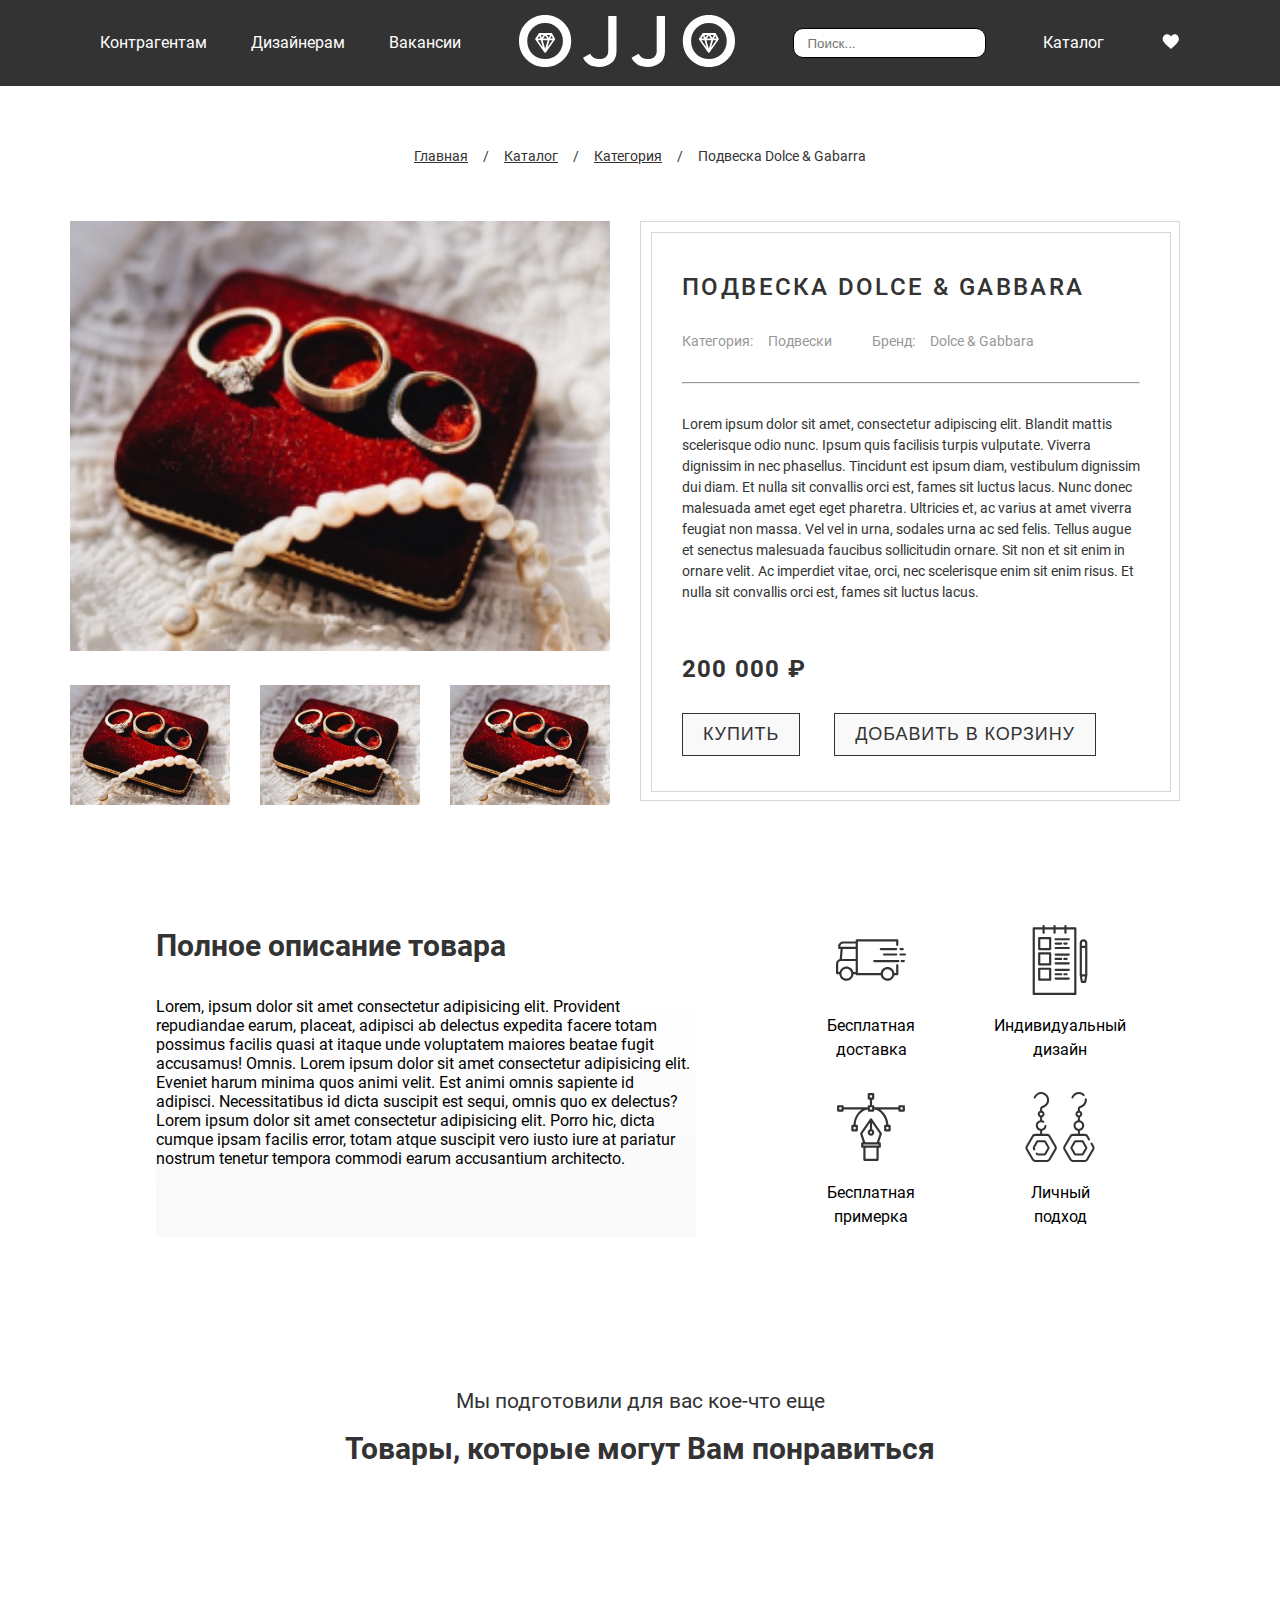
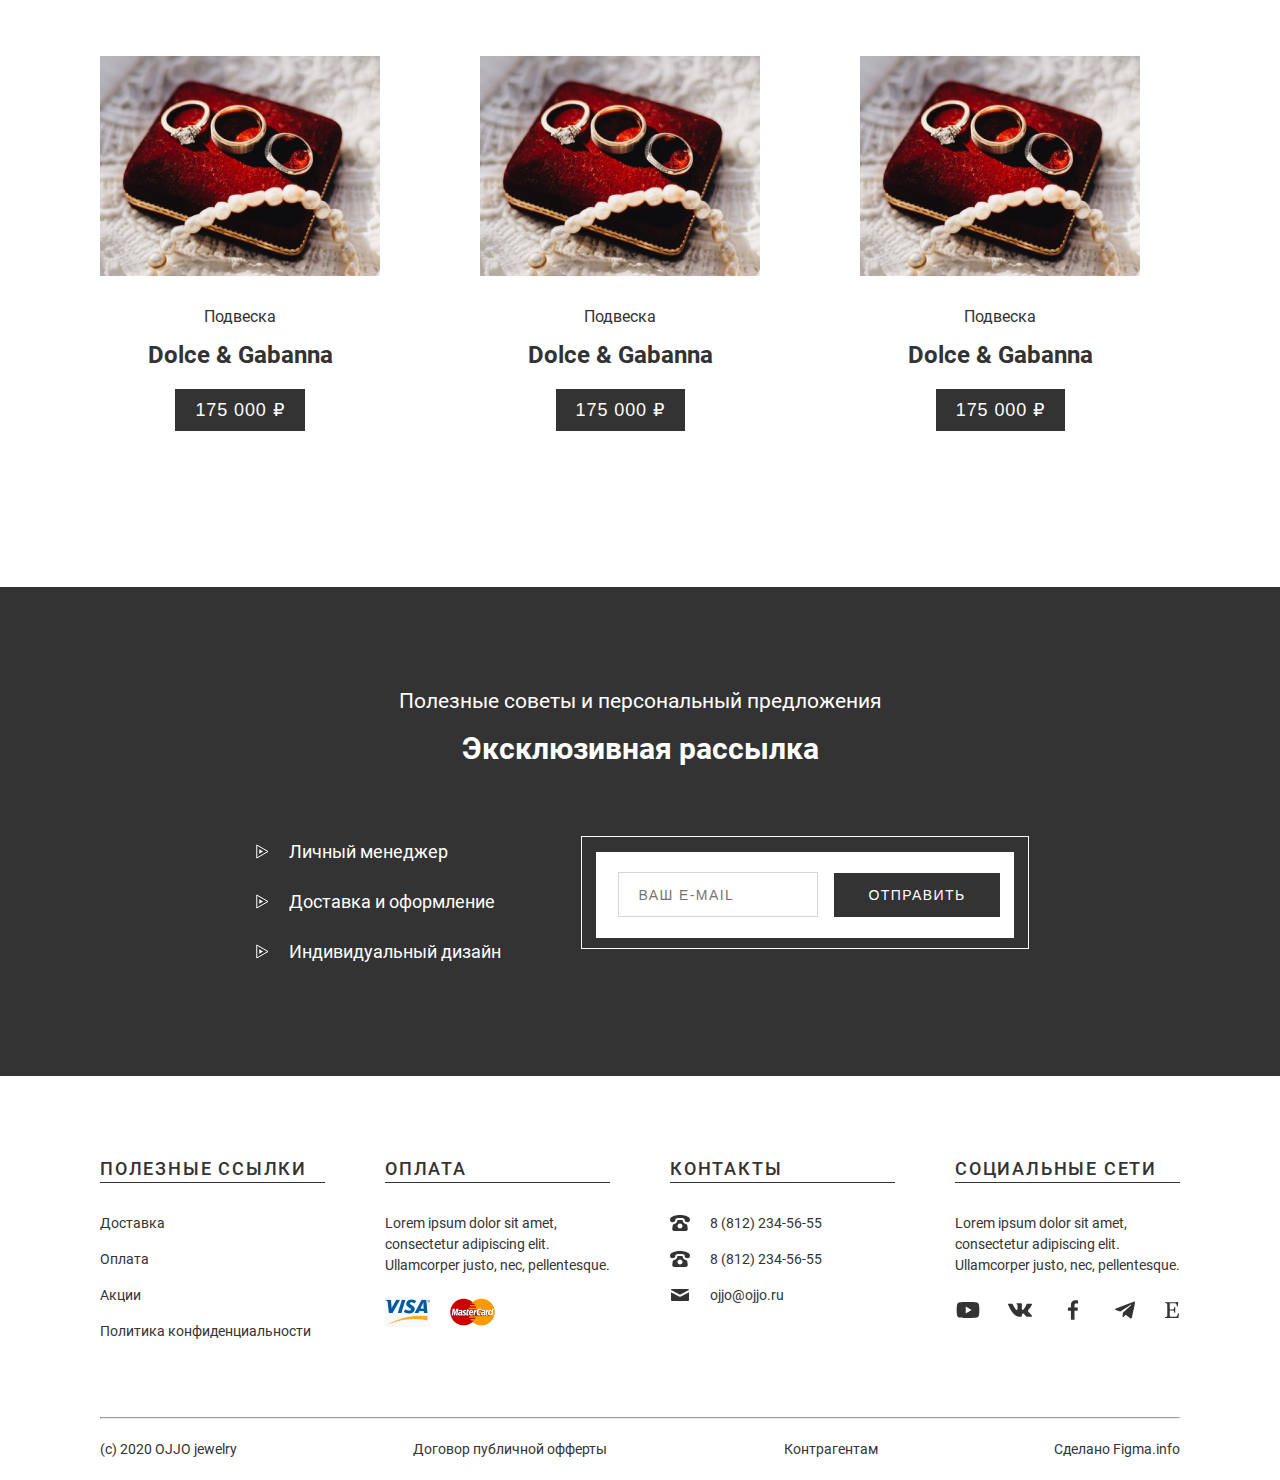
<file: description.html>
<!DOCTYPE html>
<html lang="en">

<head>
    <meta charset="UTF-8">
    <meta name="viewport" content="width=device-width, initial-scale=1.0">
    <title>Description</title>
    <link rel="stylesheet" href="./css/description.css">
</head>

<body>

    <header class="header">
        <div class="container header__container">
            <nav>
                <a class="header__link" href="#place">Контрагентам</a>
                <a class="header__link" href="#present">Дизайнерам</a>
                <a class="header__link" href="#email">Вакансии</a>
            </nav>
            <div>
                <a href="#">
                    <svg xmlns="http://www.w3.org/2000/svg" width="216" height="52" viewBox="0 0 216 52" fill="none">
                        <path
                            d="M44.5497 44.4793C39.5199 49.4931 33.3644 52 26.0832 52C18.8019 52 12.6224 49.4931 7.54471 44.4793C2.5149 39.4178 0 33.258 0 26C0 18.742 2.5149 12.6061 7.54471 7.59229C12.6224 2.53076 18.8019 0 26.0832 0C33.3644 0 39.5199 2.53076 44.5497 7.59229C49.6275 12.6061 52.1663 18.742 52.1663 26C52.1663 33.258 49.6275 39.4178 44.5497 44.4793ZM13.3649 38.8926C16.8139 42.2828 21.0533 43.978 26.0832 43.978C31.113 43.978 35.3284 42.2828 38.7295 38.8926C42.1785 35.4545 43.9031 31.157 43.9031 26C43.9031 20.843 42.1785 16.5693 38.7295 13.1791C35.3284 9.74105 31.113 8.02204 26.0832 8.02204C21.0533 8.02204 16.8139 9.74105 13.3649 13.1791C9.96381 16.5693 8.26326 20.843 8.26326 26C8.26326 31.157 9.96381 35.4545 13.3649 38.8926Z"
                            fill="white" />
                        <path
                            d="M80.2047 52C72.3965 52 67.0074 48.944 64.0375 42.832L71.151 38.6777C72.7797 42.2112 75.8216 43.978 80.2766 43.978C83.1507 43.978 85.3543 43.2856 86.8872 41.9008C88.468 40.4683 89.2584 38.4628 89.2584 35.8843V0.93113H97.5216V35.8843C97.5216 41.0413 95.8929 45.0285 92.6355 47.8457C89.3781 50.6152 85.2345 52 80.2047 52Z"
                            fill="white" />
                        <path
                            d="M128.664 52C120.856 52 115.467 48.944 112.497 42.832L119.611 38.6777C121.239 42.2112 124.281 43.978 128.736 43.978C131.61 43.978 133.814 43.2856 135.347 41.9008C136.928 40.4683 137.718 38.4628 137.718 35.8843V0.93113H145.981V35.8843C145.981 41.0413 144.353 45.0285 141.095 47.8457C137.838 50.6152 133.694 52 128.664 52Z"
                            fill="white" />
                        <path
                            d="M208.383 44.4793C203.354 49.4931 197.198 52 189.917 52C182.636 52 176.456 49.4931 171.378 44.4793C166.349 39.4178 163.834 33.258 163.834 26C163.834 18.742 166.349 12.6061 171.378 7.59229C176.456 2.53076 182.636 0 189.917 0C197.198 0 203.354 2.53076 208.383 7.59229C213.461 12.6061 216 18.742 216 26C216 33.258 213.461 39.4178 208.383 44.4793ZM177.199 38.8926C180.648 42.2828 184.887 43.978 189.917 43.978C194.947 43.978 199.162 42.2828 202.563 38.8926C206.012 35.4545 207.737 31.157 207.737 26C207.737 20.843 206.012 16.5693 202.563 13.1791C199.162 9.74105 194.947 8.02204 189.917 8.02204C184.887 8.02204 180.648 9.74105 177.199 13.1791C173.798 16.5693 172.097 20.843 172.097 26C172.097 31.157 173.798 35.4545 177.199 38.8926Z"
                            fill="white" />
                        <path
                            d="M36.1308 23.933L36.1248 23.8808C36.1137 23.8155 36.0939 23.7524 36.0658 23.6938L33.1246 18.4231C33.1246 18.4231 32.7495 17.9064 32.6604 17.9064H20.1267L16.3574 23.515L16.3128 23.5666L16.3068 23.5909C16.2749 23.6479 16.2488 23.7085 16.2288 23.7718L16.2135 23.8219C16.17 23.9824 16.1721 24.1538 16.2195 24.3129L16.2371 24.3692C16.2608 24.4359 16.2901 24.4968 16.3244 24.5511L25.4373 37.4018L25.4559 37.4313C25.5027 37.4984 25.5598 37.5579 25.6295 37.6121L25.6824 37.6488C25.7344 37.685 25.7887 37.7139 25.8676 37.746L25.9191 37.7651C26.0083 37.7904 26.0858 37.8023 26.1615 37.8023C26.238 37.8023 26.3128 37.7909 26.4135 37.762L26.4753 37.7377C26.5356 37.7139 26.5899 37.6845 26.6554 37.6395L26.6962 37.6111C26.7663 37.5558 26.8225 37.4959 26.8536 37.4488L35.9781 24.5847C36.0588 24.4649 36.1114 24.3246 36.1313 24.1764L36.1382 24.1098L36.1419 24.0571L36.1308 23.933ZM31.238 23.5909L32.5369 20.9745L33.8348 23.5909H31.238ZM30.4591 25.1413H33.5405L28.4045 32.3839L30.4591 25.1413ZM29.6969 22.8065L27.821 19.9735H31.103L29.6969 22.8065ZM23.6882 25.1413H28.6361L26.1615 33.8629L23.6882 25.1413ZM24.1788 23.5909L26.1615 20.5957L28.1441 23.5909H24.1788ZM22.7825 22.5718L21.9228 19.9735H24.5024L22.7825 22.5718ZM23.9193 32.3844L18.7829 25.1413H21.8647L23.9193 32.3844ZM20.4354 20.9926L21.2956 23.5909H18.7156L20.4354 20.9926Z"
                            fill="white" />
                        <path
                            d="M199.799 23.933L199.793 23.8808C199.782 23.8155 199.762 23.7524 199.734 23.6938L196.793 18.4231C196.793 18.4231 196.418 17.9064 196.329 17.9064H183.795L180.026 23.515L179.981 23.5666L179.975 23.5909C179.943 23.6479 179.917 23.7085 179.897 23.7718L179.882 23.8219C179.838 23.9824 179.841 24.1538 179.888 24.3129L179.906 24.3692C179.929 24.4359 179.958 24.4968 179.993 24.5511L189.106 37.4018L189.124 37.4313C189.171 37.4984 189.228 37.5579 189.298 37.6121L189.351 37.6488C189.403 37.685 189.457 37.7139 189.536 37.746L189.588 37.7651C189.677 37.7904 189.754 37.8023 189.83 37.8023C189.906 37.8023 189.981 37.7909 190.082 37.762L190.144 37.7377C190.204 37.7139 190.258 37.6845 190.324 37.6395L190.365 37.6111C190.435 37.5558 190.491 37.4959 190.522 37.4488L199.646 24.5847C199.727 24.4649 199.78 24.3246 199.8 24.1764L199.807 24.1098L199.81 24.0571L199.799 23.933ZM194.906 23.5909L196.205 20.9745L197.503 23.5909H194.906ZM194.127 25.1413H197.209L192.073 32.3839L194.127 25.1413ZM193.365 22.8065L191.489 19.9735H194.771L193.365 22.8065ZM187.357 25.1413H192.305L189.83 33.8629L187.357 25.1413ZM187.847 23.5909L189.83 20.5957L191.812 23.5909H187.847ZM186.451 22.5718L185.591 19.9735H188.171L186.451 22.5718ZM187.588 32.3844L182.451 25.1413H185.533L187.588 32.3844ZM184.104 20.9926L184.964 23.5909H182.384L184.104 20.9926Z"
                            fill="white" />
                    </svg>
                </a>
            </div>
            <form>
                <input type="text" placeholder="Поиск..." class="header__inp" />
            </form>
            <nav>
                <a class="header__link" href="">Каталог</a>
            </nav>
            <div>
                <svg xmlns="http://www.w3.org/2000/svg" width="18" height="18" viewBox="0 0 18 18" fill="none">
                    <path class="header__icon-red"
                        d="M8.97342 4.59641C6.21857 0.341121 0.642853 2.65926 0.642853 7.29469C0.642853 10.7755 8.28685 16.2205 8.97342 16.9285C9.66471 16.2205 16.9286 10.7755 16.9286 7.29469C16.9286 2.69441 11.7334 0.341121 8.97342 4.59641Z"
                        fill="white" />
                </svg>
            </div>
        </div>
    </header>

    <section class="hero">
        <div class="container">
            <div class="hero__content">
                <p class="hero__title">Главная</p>
                <p class="hero__title">/</p>
                <p class="hero__title">Каталог</p>
                <p class="hero__title">/</p>
                <p class="hero__title">Категория</p>
                <p class="hero__title">/</p>
                <p class="hero__title">Подвеска Dolce & Gabarra</p>
            </div>
            <div class="row">
                <div class="col-6">
                    <img src="./img/hero__card.jpg" alt="large icon" width="540" height="430">
                    <div class="hero__card">
                        <img src="./img/hero__card.jpg" alt="small icon 1" width="160" height="120">
                        <img src="./img/hero__card.jpg" alt="small icon 2" width="160" height="120">
                        <img src="./img/hero__card.jpg" alt="small icon 3" width="160" height="120">
                    </div>
                </div>
                <div class="col-6">
                    <div class="card__border">
                        <div class="card__border-description">
                            <div class="card__description">
                                <h3 class="card__description-title">Подвеска Dolce & Gabbara</h1>
                                    <div class="card__d-flex">
                                        <p class="card__description-subtitle">Категория:</p>
                                        <p class="card__description-subtitle">Подвески</p>
                                        <p class="card__description-subtitle">Бренд:</p>
                                        <p class="card__description-subtitle">Dolce & Gabbara</p>
                                    </div>
                                    <hr class="hero__hr">
                                    <p class="card__text">Lorem ipsum dolor sit amet, consectetur adipiscing elit.
                                        Blandit
                                        mattis scelerisque
                                        odio nunc. Ipsum quis facilisis turpis vulputate. Viverra dignissim in nec
                                        phasellus. Tincidunt est ipsum diam, vestibulum dignissim dui diam. Et nulla sit
                                        convallis orci est, fames sit luctus lacus. Nunc donec malesuada amet eget eget
                                        pharetra. Ultricies et, ac varius at amet viverra feugiat non massa.
                                        Vel vel in urna, sodales urna ac sed felis. Tellus augue et senectus malesuada
                                        faucibus sollicitudin ornare. Sit non et sit enim in ornare velit. Ac imperdiet
                                        vitae, orci, nec scelerisque enim sit enim risus.
                                        Et nulla sit convallis orci est, fames sit luctus lacus.</p>
                                    <p class="card__price">200 000 ₽ </p>
                                    <form>
                                        <button class="card__description-btn">купить</button>
                                        <button class="card__description_btn-second">добавить в корзину</button>
                                    </form>
                            </div>
                        </div>
                    </div>
                </div>
            </div>
            <div class="hero__d-flex">
                <div class="hero__text-left">
                    <h3 class="hero__text-title">Полное описание товара</h3>
                    <p class="hero__text-subtitle">Lorem, ipsum dolor sit amet consectetur adipisicing elit. Provident
                        repudiandae earum, placeat, adipisci ab delectus expedita facere totam possimus facilis quasi at
                        itaque unde voluptatem maiores beatae fugit accusamus! Omnis. Lorem ipsum dolor sit amet
                        consectetur adipisicing elit. Eveniet harum minima quos animi velit. Est animi omnis sapiente id
                        adipisci. Necessitatibus id dicta suscipit est sequi, omnis quo ex delectus? Lorem ipsum dolor
                        sit amet consectetur adipisicing elit. Porro hic, dicta cumque ipsam facilis error, totam atque
                        suscipit vero iusto iure at pariatur nostrum tenetur tempora commodi earum accusantium
                        architecto.</p>
                </div>
                <div class="row">
                    <div class="col-6">
                        <div class="hero__card-center">
                            <img src="./img/delivery.svg" alt="icon">
                            <p class="hero__text">Бесплатная<br>доставка</p>
                        </div>
                    </div>
                    <div class="col-6">
                        <div class="hero__card-center">
                            <img src="./img/list.svg" alt="icon">
                            <p class="hero__text">Индивидуальный<br>дизайн</p>
                        </div>
                    </div>
                    <div class="col-6">
                        <div class="hero__card-center">
                            <img src="./img/ribbon-design.svg" alt="icon">
                            <p class="hero__text">Бесплатная<br>примерка</p>
                        </div>
                    </div>
                    <div class="col-6">
                        <div class="hero__card-center">
                            <img src="./img/jewelry.svg" alt="icon">
                            <p class="hero__text">Личный<br>подход</p>
                        </div>
                    </div>
                </div>
            </div>
            <p class="hero__subtitle">Мы подготовили для вас кое-что еще</p>
            <h3 class="hero_title">Товары, которые могут Вам понравиться</h3>
            <div class="row">
                <div class="col-4">
                    <div class="hero__card-content">
                        <img src="./img/hero__card.jpg" alt="card">
                        <p class="hero__card-subtitle">Подвеска</p>
                        <p class="hero__card-title">Dolce & Gabanna</p>
                        <form>
                            <button class="card__btn">175 000 ₽</button>
                        </form>
                    </div>
                </div>
                <div class="col-4">
                    <div class="hero__card-content">
                        <img src="./img/hero__card.jpg" alt="card">
                        <p class="hero__card-subtitle">Подвеска</p>
                        <p class="hero__card-title">Dolce & Gabanna</p>
                        <form>
                            <button class="card__btn">175 000 ₽</button>
                        </form>
                    </div>
                </div>
                <div class="col-4">
                    <div class="hero__card-content">
                        <img src="./img/hero__card.jpg" alt="card">
                        <p class="hero__card-subtitle">Подвеска</p>
                        <p class="hero__card-title">Dolce & Gabanna</p>
                        <form>
                            <button class="card__btn">175 000 ₽</button>
                        </form>
                    </div>
                </div>
            </div>
        </div>
    </section>

    <section id="email" class="email">
        <div class="container">
            <div class="email__content">
                <p class="email__subtitle">Полезные советы и персональный предложения</p>
                <h3 class="email__title">Эксклюзивная рассылка</h3>
            </div>
            <div class="d-flex">
                <div class="email__put">
                    <div class="d-flex-space">
                        <img class="rotate" src="./img/subscribe__icon.svg" alt="icon">
                        <p class="email__text">Личный менеджер</p>
                    </div>
                    <div class="d-flex-space">
                        <img class="rotate" src="./img/subscribe__icon.svg" alt="icon">
                        <p class="email__text">Доставка и оформление</p>
                    </div>
                    <div class="d-flex-space">
                        <img class="rotate" src="./img/subscribe__icon.svg" alt="icon">
                        <p class="email__text">Индивидуальный дизайн</p>
                    </div>
                </div>
                <div class="email__border">
                    <form class="email__send">
                        <input class="email__inp" type="text" placeholder="Ваш e-mail">
                        <button class="email__btn">отправить</button>
                    </form>
                </div>
            </div>
        </div>
    </section>

    <footer class="footer">
        <div class="container">
            <div class="row">
                <div class="col-3">
                    <div class="footer__content">
                        <h3 class="footer__title">Полезные ссылки</h3>
                        <a class="footer__link footer__margin" href="">Доставка</a>
                        <a class="footer__link" href="">Оплата </a>
                        <a class="footer__link" href="">Акции</a>
                        <a class="footer__link" href="">Политика конфиденциальности</a>

                    </div>
                </div>
                <div class="col-3">
                    <div class="footer__content">
                        <h3 class="footer__title">оплата</h3>
                        <p class="footer__subtitle">Lorem ipsum dolor sit amet, consectetur adipiscing elit. Ullamcorper
                            justo, nec,
                            pellentesque.</p>
                        <div class="footer__paid">
                            <img src="./img/visa-icon.png" alt="">
                            <img src="./img/mastercard-icon.png" alt="">
                        </div>
                    </div>
                </div>
                <div class="col-3">
                    <div class="footer__content">
                        <h3 class="footer__title">контакты</h3>
                        <div class="footer__call">
                            <div class="footer-flex">
                                <img src="./img/phone.svg" alt="">
                                <p class="footer__number">8 (812) 234-56-55</p>
                            </div>
                            <div class="footer-flex">
                                <img src="./img/phone.svg" alt="">
                                <p class="footer__number">8 (812) 234-56-55</p>
                            </div>
                            <div class="footer-flex">
                                <img src="./img/mail.svg" alt="">
                                <p class="footer__number">ojjo@ojjo.ru</p>
                            </div>
                        </div>
                    </div>
                </div>
                <div class="col-3">
                    <div class="footer__content">
                        <h3 class="footer__title">социальные сети</h3>
                        <p class="footer__subtitle">Lorem ipsum dolor sit amet, consectetur adipiscing elit. Ullamcorper
                            justo, nec,
                            pellentesque.</p>
                        <div class="footer__paid-flex">
                            <a href="#"><img src="./img/carbon_logo-youtube.svg" alt=""></a>
                            <a href="#"><img src="./img/entypo-social_vk.svg" alt=""></a>
                            <a href="#"><img src="./img/bx_bxl-facebook.svg" alt=""></a>
                            <a href="#"><img src="./img/bx_bxl-telegram.svg" alt=""></a>
                            <a href="#"><img src="./img/simple-icons_etsy.svg" alt=""></a>
                        </div>
                    </div>
                </div>
            </div>
            <hr class="footer__hr">
            <div class="row">
                <p class="footer__last">(c) 2020 OJJO jewelry</p>
                <p class="footer__last">Договор публичной офферты</p>
                <p class="footer__last">Контрагентам</p>
                <p class="footer__last">Сделано Figma.info</p>
            </div>
        </div>
    </footer>

</body>

</html>
</file>
<file: css/style.css>
/*BASE CONFIG*/

@import "./font.css";

* {
  padding: 0;
  margin: 0;
  box-sizing: border-box;
}

html {
  font-family: "Roboto", serif, sans-serif;
  scroll-behavior: smooth;
}

a {
  color: inherit;
  text-decoration: none;
  cursor: pointer;
}

button {
  background: none;
  border: none;
  cursor: pointer;
}

.container {
  max-width: 1100px;
  margin: 0 auto;
  padding: 0 10px;
}

.row {
  display: flex;
  justify-content: space-between;
  flex-wrap: wrap;
  margin: 0 -30px;
}

.col-4 {
  width: 33.3%;
  padding: 0 30px;
}

.col-3 {
  width: 25%;
  padding: 0 30px;
}

.col-6 {
  width: 50%;
  padding: 0 30px;
}

/*BASE CONFIG*/

/*HEADER*/
.header__container {
  display: flex;
  justify-content: space-between;
  align-items: center;
  height: 86px;
}

.header__link {
  color: #fff;
  font-size: 16px;
  font-weight: 400;
  line-height: 150%;
}

.header__link:hover {
  text-decoration: underline;
}

.header__link:not(:last-child) {
  margin-right: 40px;
}

.header__inp {
  height: 30px;
  padding-left: 14px;
  border-radius: 10px;
  border: 1px solid #000;
}

.header__icon-red {
  transition: all 0.7s;
}

.header__icon-red:hover {
  fill: red;
}

/*HEADER*/

/*HERO*/
.hero {
  background: url(../img/background-header.jpg) no-repeat center/cover;
  height: calc(100vh + 120px);
  background-attachment: fixed;
}

.hero__content {
  display: flex;
  flex-direction: column;
  margin-top: 644px;
  justify-content: flex-end;
  align-items: center;
}

.hero__content-title {
  color: #fff;
  font-size: 36px;
  font-weight: 700;
  line-height: normal;
  margin-bottom: 50px;
}

.hero__content-btn {
  width: 261px;
  height: 51px;
  border: 1px solid var(--white, #fff);
  background: var(--accent, #333);
  color: #fff;
  font-size: 18px;
  font-weight: 500;
  line-height: normal;
  letter-spacing: 1.8px;
  text-transform: uppercase;
  margin-bottom: 80px;
  transition: all 0.7s;
}

.hero__content-btn:hover {
  background-color: #616161;
  width: 255px;
  height: 49px;
}

.hero__icon-flex {
  display: flex;
  justify-content: space-between;
  align-items: center;
  align-content: center;
  padding-top: 30px;
}

.hero_icon-border {
  border-right: 1px solid #fff;
}


/*HERO*/

/*CATALOG*/

.catalog {
  padding: 100px 0 120px 0;
}

.catalog__content {
  display: flex;
  flex-direction: column;
  justify-content: center;
  align-items: center;
}

.catalog__subtitle {
  color: var(--accent, #333);
  font-size: 21px;
  font-weight: 400;
  line-height: 140%;
  margin-bottom: 15px;
}

.catalog__title {
  color: var(--accent, #333);
  font-size: 30px;
  font-weight: 700;
  line-height: normal;
  margin-bottom: 60px;
}

.catalog__choose {
  display: flex;
  justify-content: space-between;
}

.catalog__btn {
  width: 165px;
  height: 55px;
  border: 1px solid var(--grey, #d6d6d6);
  fill: var(--bgc, #f9f9f9);
  stroke-width: 1px;
  stroke: var(--grey, #d6d6d6);
  color: var(--accent, #333);
  font-size: 18px;
  font-weight: 500;
  line-height: normal;
  letter-spacing: 1.8px;
  text-transform: uppercase;
  margin-bottom: 61px;
  transition: all 0.7s;
}

.catalog__btn:hover {
  background-color: #333;
  color: #fff;
}

.catalog__card-flex {
  display: flex;
  justify-content: flex-end;
  flex-direction: column;
  align-items: center;
}

.card__content-title {
  color: var(--white, #fff);
  font-size: 24px;
  font-weight: 500;
  line-height: normal;
  letter-spacing: 2.4px;
  text-transform: uppercase;
  margin-bottom: 30px;
  opacity: 0;
  transition: all 0.7s;
}

.catalog__card-flex:hover .card__content-title {
  opacity: 1;
}

.catalog__card-content {
  width: 321px;
  height: 280px;
  background: linear-gradient(180deg, rgba(180, 180, 180, 0) 20.31%, #333 100%),
    url(../img/first.jpeg) no-repeat center/cover,
    lightgray 50% / cover no-repeat;
  margin-bottom: 30px;
}

.catalog__card-content1 {
  width: 321px;
  height: 280px;
  background: linear-gradient(180deg, rgba(180, 180, 180, 0) 20.31%, #333 100%),
    url(../img/second.jpeg) no-repeat center/cover,
    lightgray 50% / cover no-repeat;
}

.catalog__card-content2 {
  width: 321px;
  height: 280px;
  background: linear-gradient(180deg, rgba(180, 180, 180, 0) 20.31%, #333 100%),
    url(../img/third.jpeg) no-repeat center/cover,
    lightgray 50% / cover no-repeat;
}

.catalog__card-content3 {
  width: 321px;
  height: 280px;
  background: linear-gradient(180deg, rgba(180, 180, 180, 0) 20.31%, #333 100%),
    url(../img/fourth.jpeg) no-repeat center/cover,
    lightgray 50% / cover no-repeat;
}

.catalog__card-content4 {
  width: 321px;
  height: 280px;
  background: linear-gradient(180deg, rgba(180, 180, 180, 0) 20.31%, #333 100%),
    url(../img/fifth.jpeg) no-repeat center/cover,
    lightgray 50% / cover no-repeat;
}

.catalog__card-content5 {
  width: 321px;
  height: 280px;
  background: linear-gradient(180deg, rgba(180, 180, 180, 0) 20.31%, #333 100%),
    url(../img/sixth.jpeg) no-repeat center/cover,
    lightgray 50% / cover no-repeat;
}

/*CATALOG*/

/*PLACE*/

.place {
  background: url(../img/background-place.png), 0% 0% / 50px 50px repeat, #333;
  padding: 100px 0;
  background-attachment: fixed;
}

.place__content {
  display: flex;
  flex-direction: column;
  justify-content: center;
  align-items: center;
}

.place__subtitle {
  color: var(--white, #fff);
  font-size: 21px;
  font-weight: 400;
  line-height: 140%;
  margin-bottom: 15px;
}

.place__title {
  color: var(--white, #fff);
  font-size: 30px;
  font-weight: 700;
  line-height: normal;
  margin-bottom: 45px;
}

.place__subtitle-text {
  width: 730px;
  color: var(--white, #fff);
  font-size: 18px;
  font-weight: 400;
  line-height: 140%;
  margin-bottom: 60px;
}

.place__btn {
  border: 1px solid var(--accent, #333);
  background: var(--white, #fff);
  padding: 15px 35px;
  color: var(--accent, #333);
  font-size: 18px;
  font-weight: 500;
  line-height: normal;
  letter-spacing: 1.8px;
  text-transform: uppercase;
  transition: all 0.7s;
}

.place__btn:hover {
  background-color: #000;
  color: #fff;
  border: 1px solid #fff;
}

/*PLACE*/

/*PRESENT*/

.present {
  padding: 120px 0;
}

.present__content {
  display: flex;
  flex-direction: column;
  justify-content: center;
  align-items: center;
}

.present__subtitle {
  color: var(--accent, #333);
  font-size: 21px;
  font-weight: 400;
  line-height: 140%;
  margin-bottom: 15px;
}

.present__title {
  color: var(--accent, #333);
  font-size: 30px;
  font-weight: 700;
  line-height: normal;
  margin-bottom: 60px;
}

.present__card-title {
  color: var(--white, #fff);
  font-size: 21px;
  font-weight: 400;
  line-height: 140%;
  width: 207px;
  text-align: center;
}

.present__card-content {
  background: linear-gradient(180deg, rgba(180, 180, 180, 0) 0%, #333 100%),
    url(../img/place-1.jpeg), lightgray 50% / cover no-repeat;
  width: 320px;
  height: 370px;
  padding-bottom: 35px;
}

.present__card-content1 {
  background: linear-gradient(180deg, rgba(180, 180, 180, 0) 0%, #333 100%),
    url(../img/place-2.jpeg), lightgray 50% / cover no-repeat;
  width: 320px;
  height: 370px;
  padding-bottom: 35px;
}

.present__card-content2 {
  background: linear-gradient(180deg, rgba(180, 180, 180, 0) 0%, #333 100%),
    url(../img/place-3.jpeg), lightgray 50% / cover no-repeat;
  width: 320px;
  height: 370px;
  padding-bottom: 35px;
}

.present__btn {
  border: 1px solid var(--white, #fff);
  background: var(--accent, #333);
  color: var(--white, #fff);
  font-size: 18px;
  font-weight: 500;
  line-height: normal;
  letter-spacing: 1.8px;
  text-transform: uppercase;
  padding: 15px 35px;
  transition: all 0.7s;
}

.present__btn:hover {
  background-color: #fff;
  color: #000;
  border: 1px solid #000;
  transition: all 0.7s;
}

.present__btn-center {
  text-align: center;
  margin-top: 60px;
}

/*PRESENT*/


/*JEWERLY*/

.jewerly {
  padding: 120px 0 150px 0;
}

.jewerly__content {
  display: flex;
  flex-direction: column;
  justify-content: center;
  text-align: center;
}

.jewerly__subtitle {
  color: var(--accent, #333);
  font-size: 21px;
  font-weight: 400;
  line-height: 140%;
  margin-bottom: 15px;
}

.jewerly__title {
  color: var(--accent, #333);
  font-size: 30px;
  font-weight: 700;
  line-height: normal;
  margin-bottom: 60px;
}

.jewerly__img {
  display: flex;
  flex-wrap: wrap;
  width: 1111px;
}

/*JEWERLY*/

/*EMAIL*/

.email {
  padding: 100px 0;
  background: url(../img/background-place.png), 0% 0% / 50px 50px repeat, #333;
  background-attachment: fixed;
}

.email__content {
  display: flex;
  flex-direction: column;
  justify-content: center;
  align-items: center;
}

.email__subtitle {
  color: var(--white, #FFF);
  font-size: 21px;
  font-weight: 400;
  line-height: 140%;
  margin-bottom: 15px;
}

.email__title {
  color: var(--white, #FFF);
  font-size: 30px;
  font-weight: 700;
  line-height: normal;
  margin-bottom: 60px;
}

.rotate:hover {
  transform: rotate(40deg);
}

.email__text {
  color: var(--white, #FFF);
  font-size: 18px;
  font-weight: 400;
  line-height: 140%;
  margin-left: 20px;
}

.d-flex {
  display: flex;
  justify-content: center;
}

.d-flex-space {
  display: flex;
  align-items: center;
  height: 50px;
}

.email__border {
  display: flex;
  flex-direction: column;
  align-items: center;
  width: 448px;
  height: 113px;
  border: 1px solid var(--white, #FFF);
  padding: 15px;
  margin-left: 80px;
  margin-top: 10px;
}

.email__send {
  display: flex;
  width: 418px;
  background: var(--white, #FFF);
  padding: 20px 22px;
}

.email__inp {
  width: 200px;
  height: 45px;
  border: 1px solid var(--grey, #D6D6D6);
  background: var(--white, #FFF);
  color: rgba(51, 51, 51, 0.50);
  font-size: 14px;
  font-weight: 500;
  line-height: normal;
  letter-spacing: 1.4px;
  text-transform: uppercase;
  padding: 0 20px;
  margin-right: 15px;
}

.email__btn {
  border: 1px solid var(--white, #FFF);
  background: var(--accent, #333);
  color: var(--white, #FFF);
  font-size: 14px;
  font-weight: 500;
  line-height: normal;
  letter-spacing: 1.4px;
  text-transform: uppercase;
  padding: 14px 35px;
}

/*EMAIL*/


/*FOOTER*/

.footer {
  padding: 80px 0 20px 0;
}

.footer__title {
  color: var(--accent, #333);
  font-size: 18px;
  font-weight: 500;
  line-height: 140%;
  letter-spacing: 1.8px;
  text-transform: uppercase;
  margin-bottom: 10px;
  border-bottom: 1px solid #333;
}

.footer__link {
  display: block;
  color: var(--accent, #333);
  font-size: 14px;
  font-weight: 400;
  line-height: 150%;
  margin-bottom: 15px;
}

.footer__margin {
  margin-top: 30px;
}

.footer__subtitle {
  width: 225px;
  color: var(--accent, #333);
  font-size: 14px;
  font-weight: 400;
  line-height: 150%;
  margin: 30px 0 21px 0;
}

.footer__paid {
  display: flex;
  justify-content: space-between;
  width: 110px;
}

.footer-flex {
  display: flex;
  align-items: center;
  height: 21px;
  margin-bottom: 15px;
}

.footer__call {
  margin-top: 30px;
}

.footer__number {
  color: var(--accent, #333);
  font-size: 14px;
  font-weight: 400;
  line-height: 150%;
  margin-left: 20px;
}

.footer__paid-flex {
  display: flex;
  justify-content: space-between;
  align-items: center;
}

.footer__hr {
  margin-top: 60px;
}

.footer__last {
  color: var(--accent, #333);
  font-size: 14px;
  font-weight: 400;
  line-height: 150%;
  margin: 0 30px;
  padding-top: 20px;
}

/*FOOTER*/
</file>
<file: css/catalog.css>
/*BASE CONFIG*/

@import "./font.css";

* {
    padding: 0;
    margin: 0;
    box-sizing: border-box;
}

html {
    font-family: "Roboto", serif, sans-serif;
    scroll-behavior: smooth;
}

a {
    color: inherit;
    text-decoration: none;
    cursor: pointer;
}

button {
    background: none;
    border: none;
    cursor: pointer;
}

.container {
    max-width: 1100px;
    margin: 0 auto;
    padding: 0 10px;
}

.row {
    display: flex;
    justify-content: space-between;
    flex-wrap: wrap;
    margin: 0 -100px;
}

.col-4 {
    width: 33.3%;
    padding: 0 100px;
}

.col-3 {
    width: 25%;
    padding: 0 30px;
}

.col-6 {
    width: 50%;
}

.d-flex {
    display: flex;
    justify-content: space-between;
}

/*BASE CONFIG*/

/*HEADER*/
.header {
    background: #333;
}

.header__container {
    display: flex;
    justify-content: space-between;
    align-items: center;
    height: 86px;
}

.header__link {
    color: #fff;
    font-size: 16px;
    font-weight: 400;
    line-height: 150%;
}

.header__link:hover {
    text-decoration: underline;
}

.header__link:not(:last-child) {
    margin-right: 40px;
}

.header__inp {
    height: 30px;
    padding-left: 14px;
    border-radius: 10px;
    border: 1px solid #000;
}

.header__icon-red {
    transition: all 0.7s;
}

.header__icon-red:hover {
    fill: red;
}

/*HEADER*/


/*HERO*/

.hero {
    padding: 100px 0 150px 0;
}

.hero__title {
    color: var(--accent, #333);
    font-size: 16px;
    font-weight: 400;
    line-height: 150%;
    border-bottom: 1px solid #D6D6D6;
    width: 160px;
    padding-bottom: 10px;
}

.hero__card-content {
    text-align: center;
    width: 280px;
    margin-top: 95px;
}

.hero__card-subtitle {
    color: var(--accent, #333);
    font-size: 16px;
    font-style: normal;
    font-weight: 400;
    line-height: 150%;
    margin: 25px 0 10px 0;

}

.hero__card-title {
    color: var(--accent, #333);
    font-size: 24px;
    font-weight: 600;
    line-height: 140%;
    margin-bottom: 15px;
}

.card__btn {
    color: var(--white, #FFF);
    font-size: 18px;
    font-weight: 400;
    line-height: normal;
    letter-spacing: 0.9px;
    text-transform: uppercase;
    padding: 10px 20px;
    border: 1px solid var(--white, #FFF);
    background: var(--accent, #333);
    margin-bottom: 95px;
}

.hero__hr {
    background: #D6D6D6;
    margin-bottom: 95px;
}

.hero__form {
    text-align: center;
}

.hero__form-btn {
    color: var(--white, #FFF);
    text-align: center;
    font-size: 18px;
    font-weight: 500;
    line-height: normal;
    letter-spacing: 1.8px;
    text-transform: uppercase;
    padding: 15px 35px;
    border: 1px solid var(--white, #FFF);
    background: var(--accent, #333);
    margin-bottom: 150px;
    margin-left: 57px;
}

.hero__d-flex {
    display: flex;
    justify-content: space-around;
}

.hero__text-subtitle {
    width: 540px;
    height: 240px;
    background: linear-gradient(180deg, rgba(249, 249, 249, 0.00) 0%, #F9F9F9 82.29%);
}

.hero__card-center {
    text-align: center;
}

.hero__text {
    color: #000;
    font-size: 16px;
    font-weight: 400;
    line-height: 150%;
    margin: 15px 0 30px 0;
}

/*HERO*/


/*EMAIL*/

.email {
    padding: 100px 0;
    background: url(../img/background-place.png), 0% 0% / 50px 50px repeat, #333;
    background-attachment: fixed;
}

.email__content {
    display: flex;
    flex-direction: column;
    justify-content: center;
    align-items: center;
}

.email__subtitle {
    color: var(--white, #FFF);
    font-size: 21px;
    font-weight: 400;
    line-height: 140%;
    margin-bottom: 15px;
}

.email__title {
    color: var(--white, #FFF);
    font-size: 30px;
    font-weight: 700;
    line-height: normal;
    margin-bottom: 60px;
}

.rotate:hover {
    transform: rotate(40deg);
}

.email__text {
    color: var(--white, #FFF);
    font-size: 18px;
    font-weight: 400;
    line-height: 140%;
    margin-left: 20px;
}

.d-flex {
    display: flex;
    justify-content: center;
}

.d-flex-space {
    display: flex;
    align-items: center;
    height: 50px;
}

.email__border {
    display: flex;
    flex-direction: column;
    align-items: center;
    width: 448px;
    height: 113px;
    border: 1px solid var(--white, #FFF);
    padding: 15px;
    margin-left: 80px;
    margin-top: 10px;
}

.email__send {
    display: flex;
    width: 418px;
    background: var(--white, #FFF);
    padding: 20px 22px;
}

.email__inp {
    width: 200px;
    height: 45px;
    border: 1px solid var(--grey, #D6D6D6);
    background: var(--white, #FFF);
    color: rgba(51, 51, 51, 0.50);
    font-size: 14px;
    font-weight: 500;
    line-height: normal;
    letter-spacing: 1.4px;
    text-transform: uppercase;
    padding: 0 20px;
    margin-right: 15px;
}

.email__btn {
    border: 1px solid var(--white, #FFF);
    background: var(--accent, #333);
    color: var(--white, #FFF);
    font-size: 14px;
    font-weight: 500;
    line-height: normal;
    letter-spacing: 1.4px;
    text-transform: uppercase;
    padding: 14px 35px;
}

/*EMAIL*/


/*FOOTER*/

.footer {
    padding: 80px 0 20px 0;
}

.footer__title {
    color: var(--accent, #333);
    font-size: 18px;
    font-weight: 500;
    line-height: 140%;
    letter-spacing: 1.8px;
    text-transform: uppercase;
    margin-bottom: 10px;
    border-bottom: 1px solid #333;
}

.footer__link {
    display: block;
    color: var(--accent, #333);
    font-size: 14px;
    font-weight: 400;
    line-height: 150%;
    margin-bottom: 15px;
}

.footer__margin {
    margin-top: 30px;
}

.footer__subtitle {
    width: 225px;
    color: var(--accent, #333);
    font-size: 14px;
    font-weight: 400;
    line-height: 150%;
    margin: 30px 0 21px 0;
}

.footer__paid {
    display: flex;
    justify-content: space-between;
    width: 110px;
}

.footer-flex {
    display: flex;
    align-items: center;
    height: 21px;
    margin-bottom: 15px;
}

.footer__call {
    margin-top: 30px;
}

.footer__number {
    color: var(--accent, #333);
    font-size: 14px;
    font-weight: 400;
    line-height: 150%;
    margin-left: 20px;
}

.footer__paid-flex {
    display: flex;
    justify-content: space-between;
    align-items: center;
}

.footer__hr {
    margin-top: 60px;
}

.footer__last {
    color: var(--accent, #333);
    font-size: 14px;
    font-weight: 400;
    line-height: 150%;
    margin: 0 30px;
    padding-top: 20px;
}

/*FOOTER*/
</file>
<file: css/contacts.css>
/*BASE CONFIG*/

@import "./font.css";

* {
    padding: 0;
    margin: 0;
    box-sizing: border-box;
}

html {
    font-family: "Roboto", serif, sans-serif;
    scroll-behavior: smooth;
}

a {
    color: inherit;
    text-decoration: none;
    cursor: pointer;
}

button {
    background: none;
    border: none;
    cursor: pointer;
}

.container {
    max-width: 1100px;
    margin: 0 auto;
    padding: 0 10px;
}

.row {
    display: flex;
    justify-content: space-between;
    flex-wrap: wrap;
    margin: 0 -30px;
}

.col-4 {
    width: 33.3%;
    padding: 0 30px;
}

.col-3 {
    width: 25%;
    padding: 0 30px;
}

.col-6 {
    width: 50%;
}

.d-flex {
    display: flex;
    justify-content: space-between;
}

/*BASE CONFIG*/

/*HEADER*/
.header {
    background: #333;
}

.header__container {
    display: flex;
    justify-content: space-between;
    align-items: center;
    height: 86px;
}

.header__link {
    color: #fff;
    font-size: 16px;
    font-weight: 400;
    line-height: 150%;
}

.header__link:hover {
    text-decoration: underline;
}

.header__link:not(:last-child) {
    margin-right: 40px;
}

.header__inp {
    height: 30px;
    padding-left: 14px;
    border-radius: 10px;
    border: 1px solid #000;
}

.header__icon-red {
    transition: all 0.7s;
}

.header__icon-red:hover {
    fill: red;
}

/*HEADER*/


/*HERO*/

.hero__header-flex {
    display: flex;
    justify-content: center;
}

.hero__contact-subtitle {
    color: var(--accent, #333);
    font-size: 14px;
    font-weight: 400;
    line-height: 150%;
    padding: 60px 10px;
}

.hero__header-title {
    text-align: center;
    color: var(--accent, #333);
    font-size: 24px;
    font-weight: 500;
    line-height: normal;
    letter-spacing: 2.4px;
    text-transform: uppercase;
    margin-bottom: 40px;
}

.hero__title {
    color: var(--accent, #333);
    font-size: 18px;
    font-style: normal;
    font-weight: 600;
    line-height: 140%;
    margin-bottom: 25px;
}

.hero__subtitle {
    color: var(--accent, #333);
    font-size: 14px;
    font-weight: 400;
    line-height: 150%;
    margin-left: 15px;
}

.hero__subtitle:nth-child(3) {
    padding: 0 0 59px 20px;
}

.hero-flex {
    display: flex;
    align-items: center;
    height: 21px;
    margin-bottom: 15px;
}

.hero__hr {
    width: 1110px;
    height: 1px;
    margin-bottom: 60px;
}

/*HERO*/


/*FOOTER*/

.footer {
    padding: 120px 0 20px 0;
}

.footer__title {
    color: var(--accent, #333);
    font-size: 18px;
    font-weight: 500;
    line-height: 140%;
    letter-spacing: 1.8px;
    text-transform: uppercase;
    margin-bottom: 10px;
    border-bottom: 1px solid #333;
}

.footer__link {
    display: block;
    color: var(--accent, #333);
    font-size: 14px;
    font-weight: 400;
    line-height: 150%;
    margin-bottom: 15px;
}

.footer__margin {
    margin-top: 30px;
}

.footer__subtitle {
    width: 225px;
    color: var(--accent, #333);
    font-size: 14px;
    font-weight: 400;
    line-height: 150%;
    margin: 30px 0 21px 0;
}

.footer__paid {
    display: flex;
    justify-content: space-between;
    width: 110px;
}

.footer-flex {
    display: flex;
    align-items: center;
    height: 21px;
    margin-bottom: 15px;
}

.footer__call {
    margin-top: 30px;
}

.footer__number {
    color: var(--accent, #333);
    font-size: 14px;
    font-weight: 400;
    line-height: 150%;
    margin-left: 20px;
}

.footer__paid-flex {
    display: flex;
    justify-content: space-between;
    align-items: center;
}

.footer__hr {
    margin-top: 60px;
}

.footer__last {
    color: var(--accent, #333);
    font-size: 14px;
    font-weight: 400;
    line-height: 150%;
    margin: 0 30px;
    padding-top: 20px;
}

/*FOOTER*/
</file>
<file: css/description.css>
/*BASE CONFIG*/

@import "./font.css";

* {
    padding: 0;
    margin: 0;
    box-sizing: border-box;
}

html {
    font-family: "Roboto", serif, sans-serif;
    scroll-behavior: smooth;
}

a {
    color: inherit;
    text-decoration: none;
    cursor: pointer;
}

button {
    background: none;
    border: none;
    cursor: pointer;
}

.container {
    max-width: 1100px;
    margin: 0 auto;
    padding: 0 10px;
}

.row {
    display: flex;
    justify-content: space-between;
    flex-wrap: wrap;
    margin: 0 -30px;
}

.col-4 {
    width: 33.3%;
    padding: 0 30px;
}

.col-3 {
    width: 25%;
    padding: 0 30px;
}

.col-6 {
    width: 50%;
}

.d-flex {
    display: flex;
    justify-content: space-between;
}

/*BASE CONFIG*/

/*HEADER*/
.header {
    background: #333;
}

.header__container {
    display: flex;
    justify-content: space-between;
    align-items: center;
    height: 86px;
}

.header__link {
    color: #fff;
    font-size: 16px;
    font-weight: 400;
    line-height: 150%;
}

.header__link:hover {
    text-decoration: underline;
}

.header__link:not(:last-child) {
    margin-right: 40px;
}

.header__inp {
    height: 30px;
    padding-left: 14px;
    border-radius: 10px;
    border: 1px solid #000;
}

.header__icon-red {
    transition: all 0.7s;
}

.header__icon-red:hover {
    fill: red;
}

/*HEADER*/


/*HERO*/

.hero__content {
    display: flex;
    justify-content: center;
}

.hero__title {
    color: var(--accent, #333);
    font-size: 14px;
    font-weight: 400;
    line-height: 150%;
    text-decoration-line: underline;
    padding-top: 60px;
    margin-bottom: 54px;
}

.hero__title:last-child {
    text-decoration: none;
    margin-left: 15px;
}

.hero__title:nth-child(2) {
    text-decoration: none;
    margin: 0 15px;
}

.hero__title:nth-child(4) {
    text-decoration: none;
    margin: 0 15px;
}

.hero__title:nth-child(6) {
    text-decoration: none;
    margin-left: 15px;
}

.hero__card {
    width: 540px;
    display: flex;
    justify-content: space-between;
    margin-top: 30px;
}

.card__border {
    width: 540px;
    height: 580px;
    border: 1px solid var(--grey, #D6D6D6);
}

.card__border-description {
    margin: 10px 10px;
    width: 520px;
    height: 560px;
    border: 1px solid var(--grey, #D6D6D6);
}

.card__description {
    margin: 40px 30px;
}

.card__description-title {
    color: var(--accent, #333);
    font-size: 24px;
    font-weight: 500;
    line-height: normal;
    letter-spacing: 2.4px;
    text-transform: uppercase;
    margin-bottom: 30px;
}

.card__d-flex {
    display: flex;
}

.card__description-subtitle {
    color: var(--hard-grey, #979797);
    font-size: 14px;
    font-weight: 400;
    line-height: 150%;
    margin-right: 15px;
    margin-bottom: 30px;
}

.card__description-subtitle:nth-child(3) {
    margin-left: 25px;
}

.hero__hr {
    margin-bottom: 30px;
}

.card__text {
    width: 460px;
    height: 211px;
    color: var(--accent, #333);
    font-size: 14px;
    font-weight: 400;
    line-height: 150%;
    margin-bottom: 30px;
}

.card__price {
    color: var(--accent, #333);
    font-size: 24px;
    font-weight: 600;
    line-height: normal;
    letter-spacing: 1.2px;
    text-transform: uppercase;
    margin-bottom: 30px;
}

.card__description-btn {
    padding: 10px 20px;
    border: 1px solid var(--accent, #333);
    background: var(--bgc, #F9F9F9);
    color: var(--accent, #333);
    font-size: 18px;
    font-weight: 400;
    line-height: normal;
    letter-spacing: 0.9px;
    text-transform: uppercase;
    transition: all 0.7s;
}

.card__description-btn:hover {
    background: var(--accent, #333);
    color: #fff;
}

.card__description_btn-second {
    padding: 10px 20px;
    border: 1px solid var(--accent, #333);
    background: var(--bgc, #F9F9F9);
    color: var(--accent, #333);
    font-size: 18px;
    font-weight: 400;
    line-height: normal;
    letter-spacing: 0.9px;
    text-transform: uppercase;
    margin-left: 30px;
    transition: all 0.7s;
}

.card__description_btn-second:hover {
    background: var(--accent, #333);
    color: #fff;
}

.hero__d-flex {
    display: flex;
    justify-content: space-around;
    margin-top: 120px;
}

.hero__text-title {
    color: var(--accent, #333);
    font-size: 30px;
    font-weight: 600;
    line-height: 140%;
    margin-bottom: 30px;
}

.hero__text-subtitle {
    width: 540px;
    height: 240px;
    background: linear-gradient(180deg, rgba(249, 249, 249, 0.00) 0%, #F9F9F9 82.29%);
}

.hero__card-center {
    text-align: center;
}

.hero__text {
    color: #000;
    font-size: 16px;
    font-weight: 400;
    line-height: 150%;
    margin: 15px 0 30px 0;
}

.hero__card-content {
    text-align: center;
    width: 280px;
    margin-top: 95px;
}

.hero__card-subtitle {
    color: var(--accent, #333);
    font-size: 16px;
    font-style: normal;
    font-weight: 400;
    line-height: 150%;
    margin: 25px 0 10px 0;

}

.hero__card-title {
    color: var(--accent, #333);
    font-size: 24px;
    font-weight: 600;
    line-height: 140%;
    margin-bottom: 15px;
}

.card__btn {
    color: var(--white, #FFF);
    font-size: 18px;
    font-weight: 400;
    line-height: normal;
    letter-spacing: 0.9px;
    text-transform: uppercase;
    padding: 10px 20px;
    border: 1px solid var(--white, #FFF);
    background: var(--accent, #333);
    margin-bottom: 155px;
}


.hero__subtitle {
    color: var(--accent, #333);
    text-align: center;
    font-size: 21px;
    font-weight: 400;
    line-height: 140%;
    margin-top: 128px;
    margin-bottom: 15px;
}

.hero_title {
    color: var(--accent, #333);
    text-align: center;
    font-size: 30px;
    font-weight: 700;
    line-height: normal;
    margin-bottom: 95px;
}

/*HERO*/

/*EMAIL*/

.email {
    padding: 100px 0;
    background: url(../img/background-place.png), 0% 0% / 50px 50px repeat, #333;
    background-attachment: fixed;
}

.email__content {
    display: flex;
    flex-direction: column;
    justify-content: center;
    align-items: center;
}

.email__subtitle {
    color: var(--white, #FFF);
    font-size: 21px;
    font-weight: 400;
    line-height: 140%;
    margin-bottom: 15px;
}

.email__title {
    color: var(--white, #FFF);
    font-size: 30px;
    font-weight: 700;
    line-height: normal;
    margin-bottom: 60px;
}

.rotate:hover {
    transform: rotate(40deg);
}

.email__text {
    color: var(--white, #FFF);
    font-size: 18px;
    font-weight: 400;
    line-height: 140%;
    margin-left: 20px;
}

.d-flex {
    display: flex;
    justify-content: center;
}

.d-flex-space {
    display: flex;
    align-items: center;
    height: 50px;
}

.email__border {
    display: flex;
    flex-direction: column;
    align-items: center;
    width: 448px;
    height: 113px;
    border: 1px solid var(--white, #FFF);
    padding: 15px;
    margin-left: 80px;
    margin-top: 10px;
}

.email__send {
    display: flex;
    width: 418px;
    background: var(--white, #FFF);
    padding: 20px 22px;
}

.email__inp {
    width: 200px;
    height: 45px;
    border: 1px solid var(--grey, #D6D6D6);
    background: var(--white, #FFF);
    color: rgba(51, 51, 51, 0.50);
    font-size: 14px;
    font-weight: 500;
    line-height: normal;
    letter-spacing: 1.4px;
    text-transform: uppercase;
    padding: 0 20px;
    margin-right: 15px;
}

.email__btn {
    border: 1px solid var(--white, #FFF);
    background: var(--accent, #333);
    color: var(--white, #FFF);
    font-size: 14px;
    font-weight: 500;
    line-height: normal;
    letter-spacing: 1.4px;
    text-transform: uppercase;
    padding: 14px 35px;
}

/*EMAIL*/


/*FOOTER*/

.footer {
    padding: 80px 0 20px 0;
}

.footer__title {
    color: var(--accent, #333);
    font-size: 18px;
    font-weight: 500;
    line-height: 140%;
    letter-spacing: 1.8px;
    text-transform: uppercase;
    margin-bottom: 10px;
    border-bottom: 1px solid #333;
}

.footer__link {
    display: block;
    color: var(--accent, #333);
    font-size: 14px;
    font-weight: 400;
    line-height: 150%;
    margin-bottom: 15px;
}

.footer__margin {
    margin-top: 30px;
}

.footer__subtitle {
    width: 225px;
    color: var(--accent, #333);
    font-size: 14px;
    font-weight: 400;
    line-height: 150%;
    margin: 30px 0 21px 0;
}

.footer__paid {
    display: flex;
    justify-content: space-between;
    width: 110px;
}

.footer-flex {
    display: flex;
    align-items: center;
    height: 21px;
    margin-bottom: 15px;
}

.footer__call {
    margin-top: 30px;
}

.footer__number {
    color: var(--accent, #333);
    font-size: 14px;
    font-weight: 400;
    line-height: 150%;
    margin-left: 20px;
}

.footer__paid-flex {
    display: flex;
    justify-content: space-between;
    align-items: center;
}

.footer__hr {
    margin-top: 60px;
}

.footer__last {
    color: var(--accent, #333);
    font-size: 14px;
    font-weight: 400;
    line-height: 150%;
    margin: 0 30px;
    padding-top: 20px;
}

/*FOOTER*/
</file>
